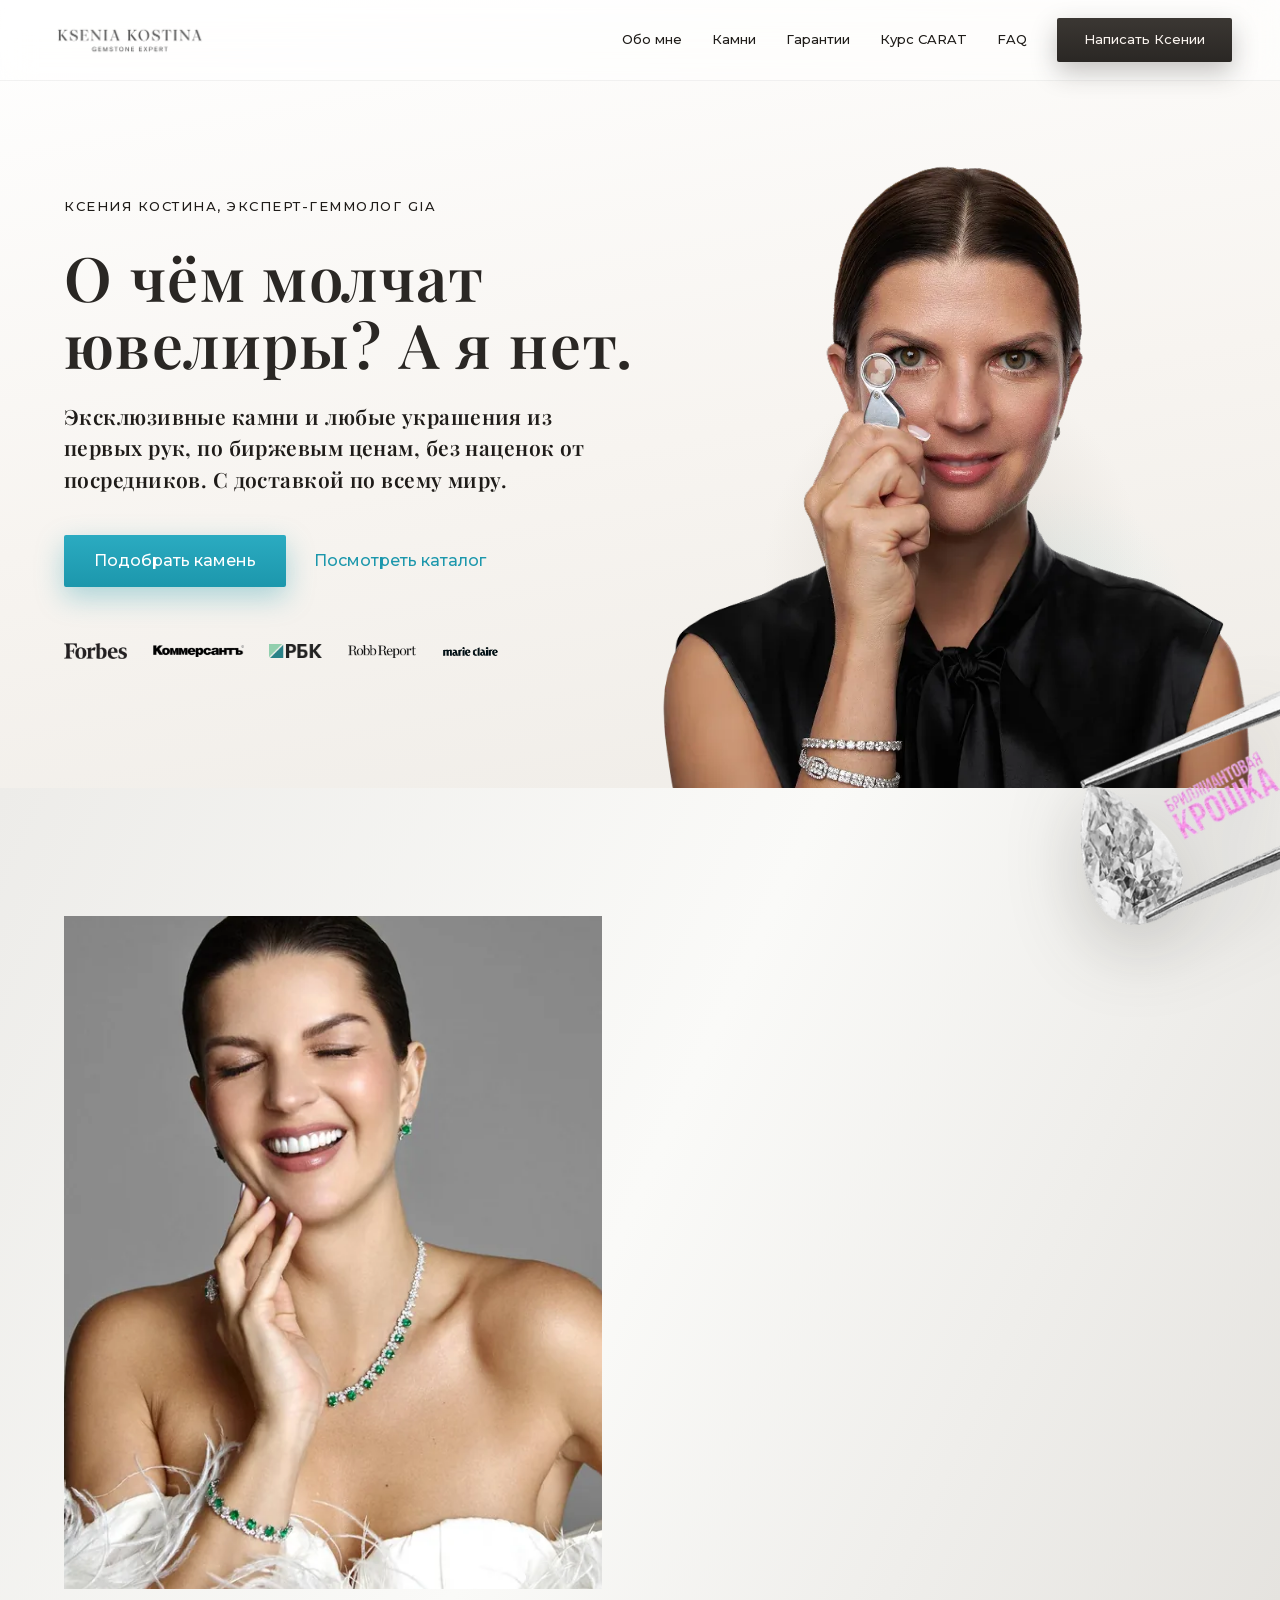
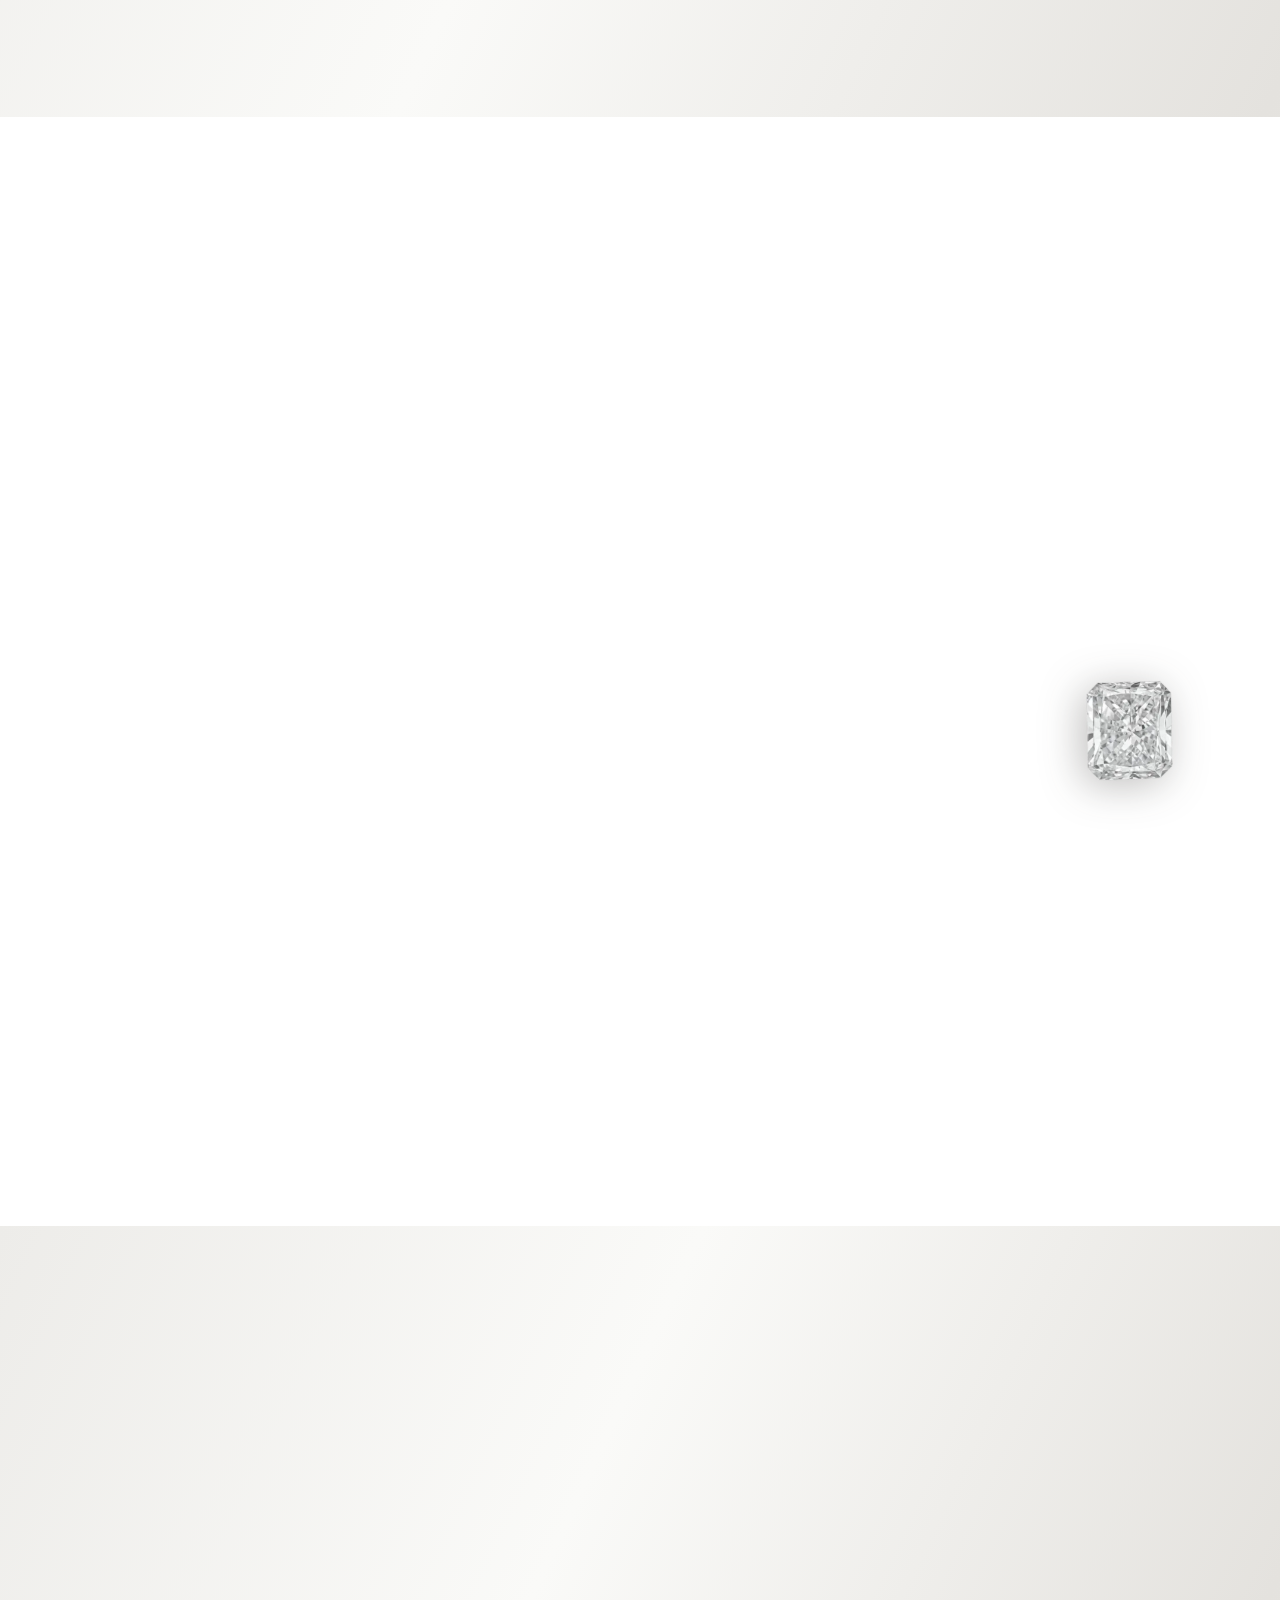
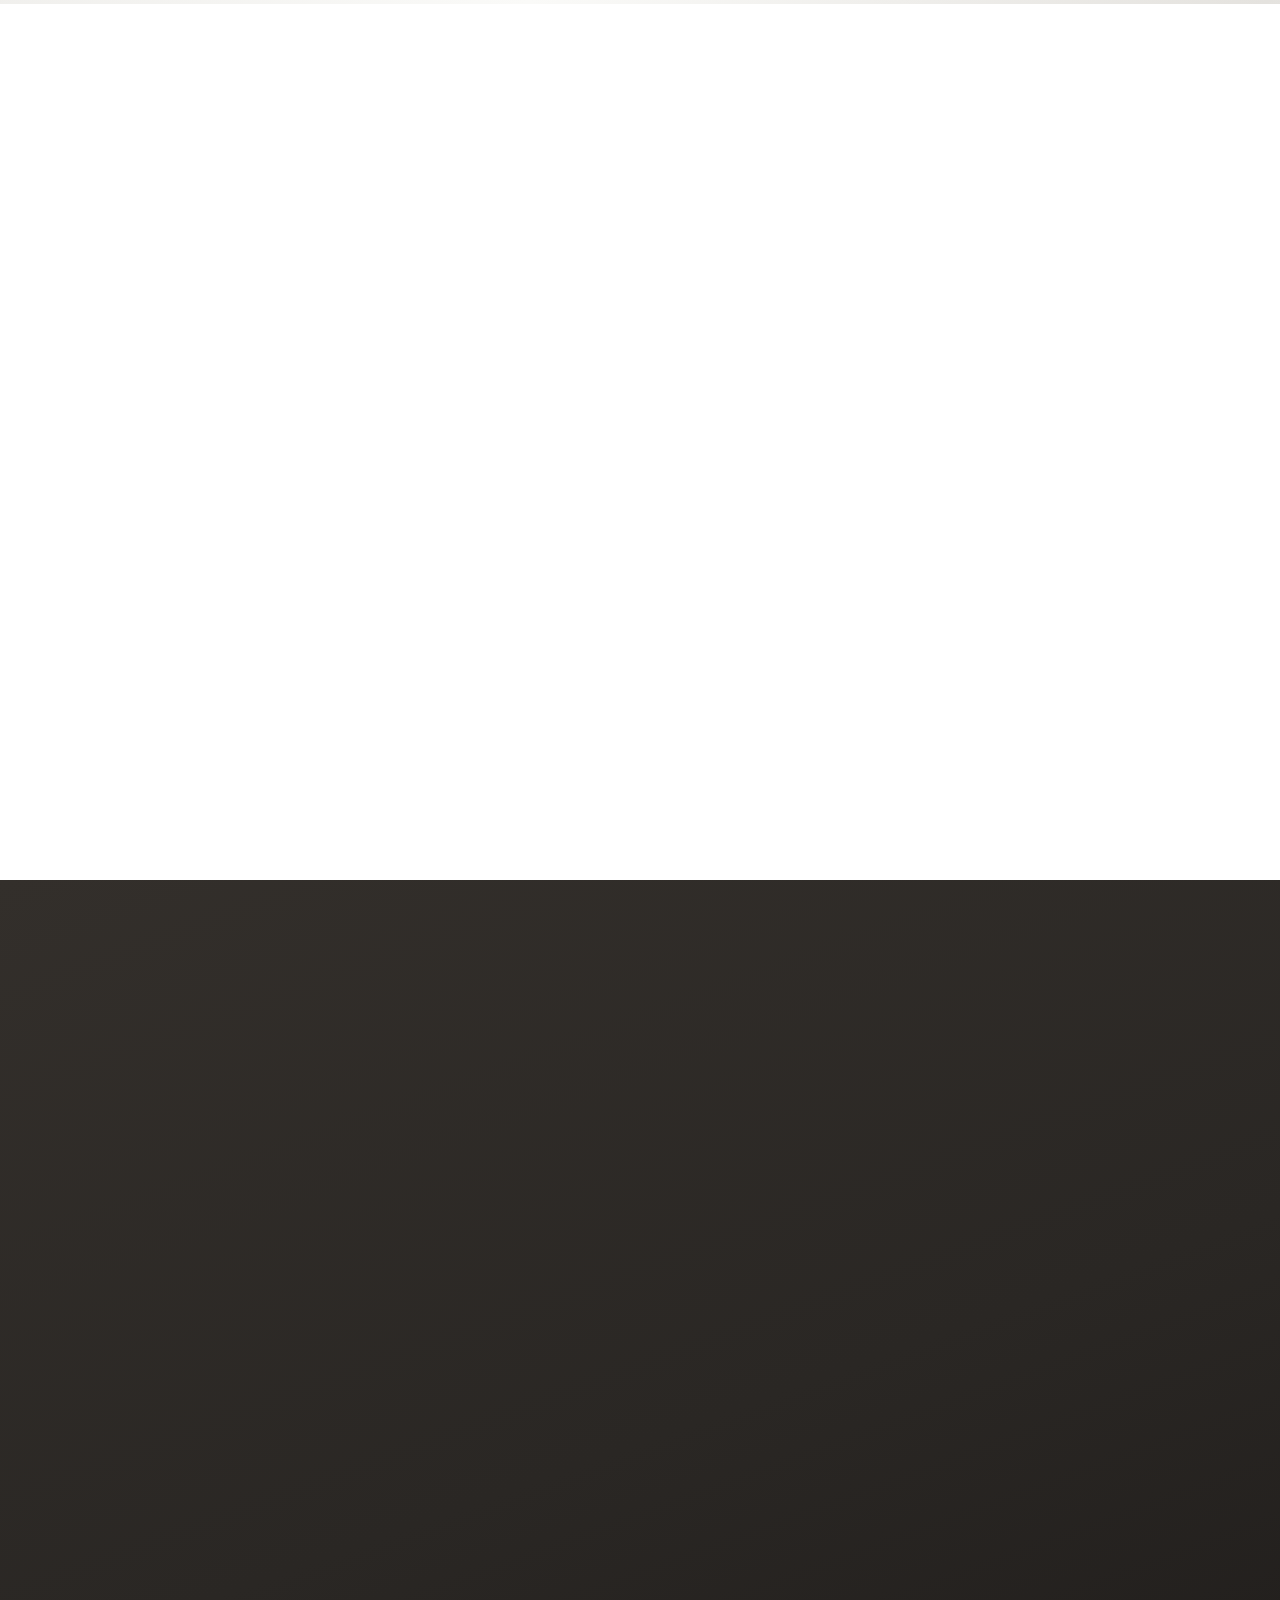
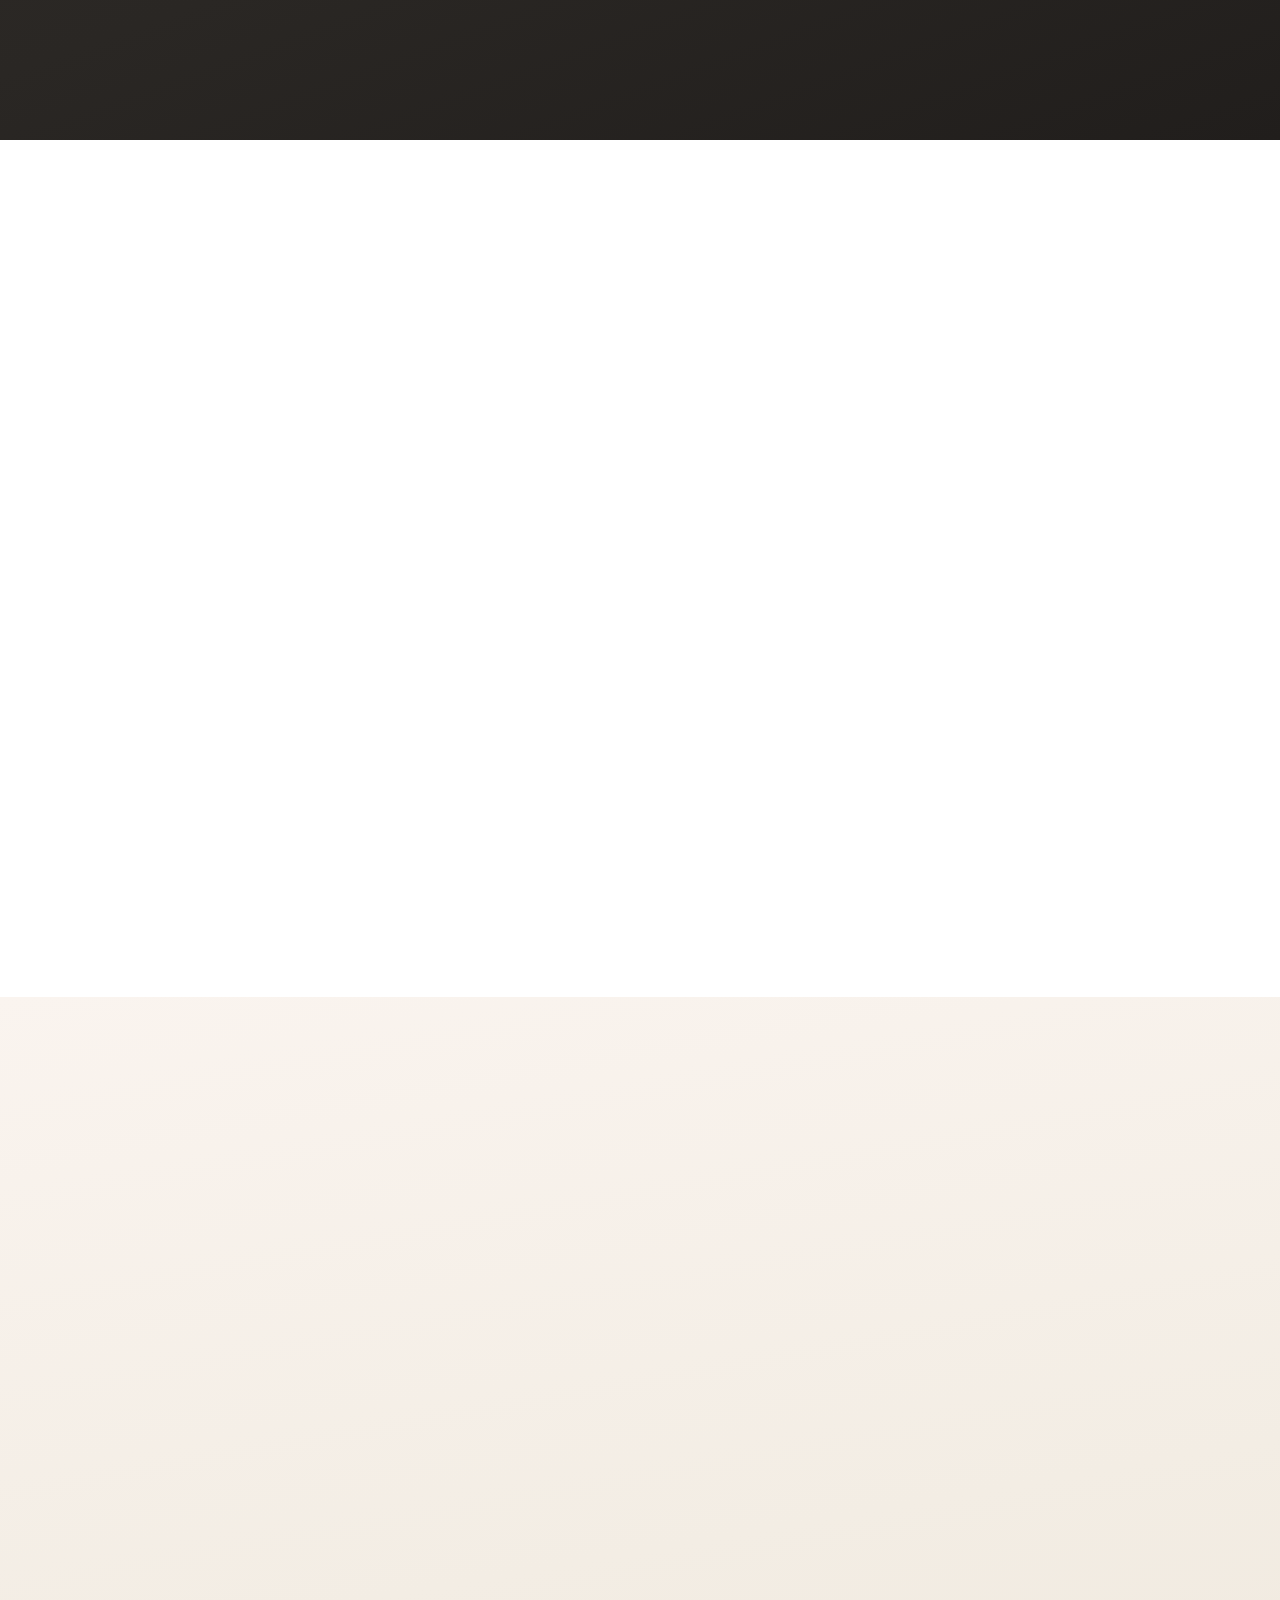
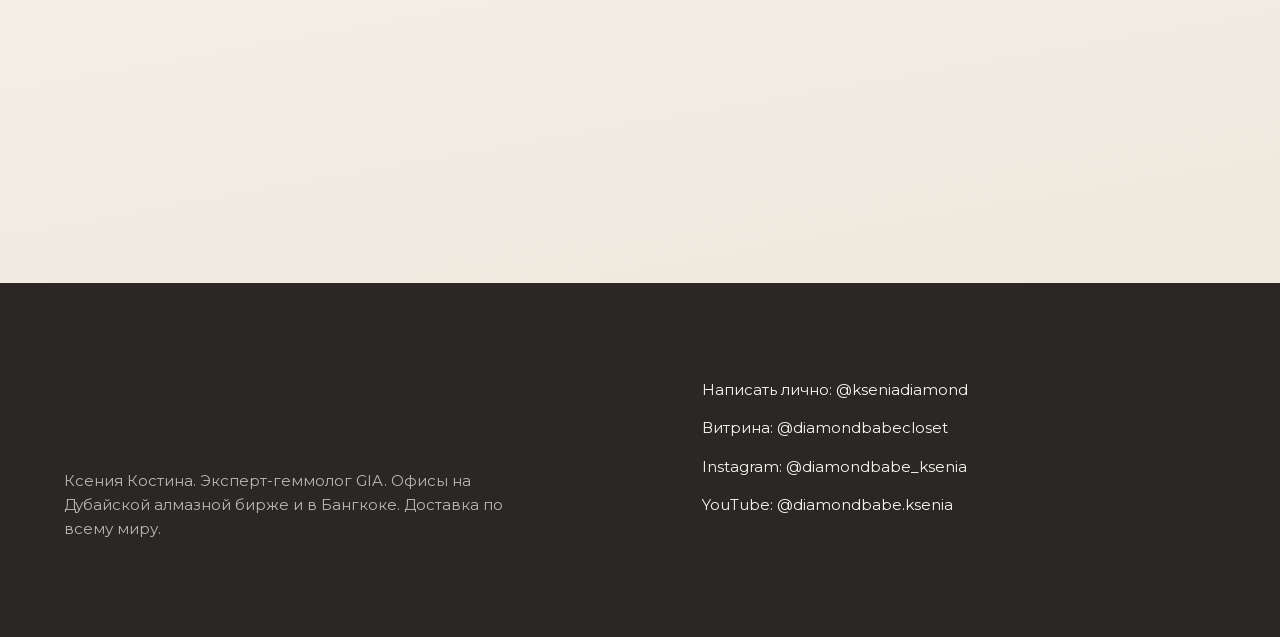
<file: index.html>
<!DOCTYPE html>
<html lang="ru">
<head>
<meta charset="utf-8">
<meta name="viewport" content="width=device-width, initial-scale=1">

<!-- Политика безопасности. Всё своё, внешних источников нет вовсе.
     Хеш разрешает единственный инлайновый скрипт — тот, что ниже.
     frame-ancestors в <meta> браузеры игнорируют: защита от вложения
     в чужой iframe возможна только HTTP-заголовком (см. _headers). -->
<meta http-equiv="Content-Security-Policy" content="
  default-src 'none';
  img-src 'self';
  style-src 'self';
  font-src 'self';
  script-src 'self' 'sha256-Du+OJKJSbdUgz5nrHeWWINvez6XKDDU/tyj/5c2uvwo=';
  base-uri 'none';
  form-action 'none'">
<meta name="referrer" content="strict-origin-when-cross-origin">

<title>Ксения Костина, геммолог GIA. Камни по биржевым ценам</title>
<meta name="description" content="Бриллианты и цветные камни из первых рук по биржевым ценам, без наценок посредников. Эксперт-геммолог с дипломом GIA, офисы на Дубайской алмазной бирже и в Бангкоке, собственное ювелирное производство. Доставка по всему миру.">

<!-- Адрес сайта. Меняется в трёх местах: canonical, og:url и sitemap.xml. -->
<link rel="canonical" href="https://shbshv-czec.github.io/kseniakostina/">

<meta property="og:type" content="website">
<meta property="og:locale" content="ru_RU">
<meta property="og:site_name" content="Ксения Костина — эксперт-геммолог GIA">
<meta property="og:url" content="https://shbshv-czec.github.io/kseniakostina/">
<meta property="og:title" content="Ксения Костина, геммолог GIA. Камни по биржевым ценам">
<meta property="og:description" content="Бриллианты и цветные камни из первых рук по биржевым ценам, без наценок посредников. Офисы на Дубайской алмазной бирже и в Бангкоке.">
<meta property="og:image" content="https://shbshv-czec.github.io/kseniakostina/assets/img/og-image.jpg">
<meta property="og:image:width" content="1200">
<meta property="og:image:height" content="630">
<meta property="og:image:alt" content="Ксения Костина, эксперт-геммолог GIA">
<meta name="twitter:card" content="summary_large_image">

<link rel="icon" type="image/png" href="assets/img/favicon.png">

<!-- Шрифты первого экрана: заголовок Playfair и кириллица Montserrat -->
<link rel="preload" href="assets/fonts/playfair-display-600.woff2" as="font" type="font/woff2" crossorigin>
<link rel="preload" href="assets/fonts/montserrat-cyrillic.woff2" as="font" type="font/woff2" crossorigin>

<!-- LCP-элемент: портрет на первом экране -->
<link rel="preload" as="image" href="assets/img/portrait-hero.webp"
      imagesrcset="assets/img/portrait-hero-480.webp 480w, assets/img/portrait-hero.webp 738w"
      imagesizes="(max-width:900px) 100vw, min(50vw, 720px)" fetchpriority="high">

<link rel="stylesheet" href="assets/css/styles.css">

<!-- Помечает документ до первой отрисовки: только при включённом JS блоки
     стартуют скрытыми и проявляются при прокрутке. Без JS текст виден сразу. -->
<script>document.documentElement.classList.add('js')</script>

<script src="assets/js/app.js" defer></script>

<script type="application/ld+json">
{
  "@context": "https://schema.org",
  "@graph": [
    {
      "@type": "Person",
      "@id": "https://shbshv-czec.github.io/kseniakostina/#ksenia",
      "name": "Ксения Костина",
      "jobTitle": "Эксперт-геммолог GIA",
      "description": "Эксперт-геммолог с дипломом GIA. Бриллианты и цветные камни из первых рук по биржевым ценам, собственное ювелирное производство.",
      "image": "https://shbshv-czec.github.io/kseniakostina/assets/img/og-image.jpg",
      "url": "https://shbshv-czec.github.io/kseniakostina/",
      "sameAs": [
        "https://t.me/kseniadiamond",
        "https://t.me/diamondbabecloset",
        "https://instagram.com/diamondbabe_ksenia",
        "https://youtube.com/@diamondbabe.ksenia"
      ],
      "knowsAbout": ["Геммология", "Бриллианты", "Цветные драгоценные камни", "Сертификация GIA"],
      "workLocation": [
        { "@type": "Place", "name": "Дубайская алмазная биржа", "address": { "@type": "PostalAddress", "addressLocality": "Дубай", "addressCountry": "AE" } },
        { "@type": "Place", "name": "Офис в Бангкоке", "address": { "@type": "PostalAddress", "addressLocality": "Бангкок", "addressCountry": "TH" } }
      ]
    },
    {
      "@type": "FAQPage",
      "@id": "https://shbshv-czec.github.io/kseniakostina/#faq",
      "mainEntity": [
        {
          "@type": "Question",
          "name": "Почему камень в магазине дороже, чем на бирже?",
          "acceptedAnswer": { "@type": "Answer", "text": "Если вы купили камень в магазине или у ювелира, вы не вложили деньги в бриллиант, а потратили их на эмоции и антураж. Камни на бирже — как вино на винодельне: без гламурных витрин, зато из первых рук и по честной цене." }
        },
        {
          "@type": "Question",
          "name": "Что значит камень из первых рук?",
          "acceptedAnswer": { "@type": "Answer", "text": "Многие рекламируют камни из первых рук, но за ними стоит цепочка посредников, каждый со своей маржой. Настоящий доступ к профессиональному рынку дают многолетний опыт, репутация в отрасли и личные поручительства крупных компаний, а не просто лицензия." }
        },
        {
          "@type": "Question",
          "name": "Стоит ли покупать камень как вложение?",
          "acceptedAnswer": { "@type": "Answer", "text": "Камень, приобретённый по цене биржи, сохраняет свою цену и со временем растёт. Вы наслаждаетесь украшением, не потратив деньги, а вложив их: при необходимости камень можно продать или передать по наследству, и он ликвиден в любой точке мира." }
        },
        {
          "@type": "Question",
          "name": "Чем сертификат GIA отличается от IGI?",
          "acceptedAnswer": { "@type": "Answer", "text": "GIA сертифицирует отдельные бриллианты, и его оценку не оспаривают. IGI может сертифицировать изделие целиком и выдать паспорт с весом золота, количеством камней и их характеристиками — это удобно, когда камни мелкие." }
        },
        {
          "@type": "Question",
          "name": "Сколько делается украшение на заказ?",
          "acceptedAnswer": { "@type": "Answer", "text": "Обычно две недели. Часть камней и готовых изделий есть в наличии сразу, без ожидания подбора и сертификации." }
        }
      ]
    }
  ]
}
</script>
</head>

<body>
<div class="page">

<img id="heroTweezers" class="crumb" src="assets/img/brilliant-crumb.webp"
     srcset="assets/img/brilliant-crumb-208.webp 208w, assets/img/brilliant-crumb.webp 520w"
     sizes="(max-width:900px) 104px, clamp(131px,15.6vw,259px)"
     alt="" width="520" height="616" fetchpriority="low" decoding="async">

<nav class="nav" data-screen-label="Навигация" aria-label="Основная навигация">
  <div class="nav__inner">
    <img class="nav__logo" src="assets/img/logo-nav.webp" alt="KSENIA KOSTINA — GEMSTONE EXPERT"
         width="340" height="81" fetchpriority="high" decoding="async">
    <div class="nav__links">
      <a class="nav__link" href="#about">Обо мне</a>
      <a class="nav__link" href="#stones">Камни</a>
      <a class="nav__link" href="#trust">Гарантии</a>
      <a class="nav__link" href="#course">Курс CARAT</a>
      <a class="nav__link" href="#faq">FAQ</a>
      <a class="btn btn--ink nav__cta" href="https://t.me/kseniadiamond">Написать Ксении</a>
      <button id="burgerBtn" class="nav__burger" type="button"
              aria-controls="mobileMenu" aria-expanded="false" aria-label="Меню">
        <span></span><span></span><span></span>
      </button>
    </div>
  </div>
  <div id="mobileMenu" class="nav__menu">
    <a href="#about">Обо мне</a>
    <a href="#stones">Камни</a>
    <a href="#trust">Гарантии</a>
    <a href="#course">Курс CARAT</a>
    <a href="#faq">FAQ</a>
  </div>
</nav>

<header id="hero" class="hero" data-screen-label="01 Первый экран">
  <div class="hero__grid">
    <div class="hero__text">
      <div class="eyebrow hero__eyebrow" data-reveal="0">Ксения Костина, эксперт-геммолог GIA</div>
      <h1 class="display" data-reveal="120">О чём молчат ювелиры? А&nbsp;я&nbsp;нет.</h1>
      <h2 class="subhead" data-reveal="240">Эксклюзивные камни и любые украшения из первых рук, по биржевым ценам, без наценок от посредников. С доставкой по всему миру.</h2>
      <div class="actions hero__actions" data-reveal="360">
        <a class="btn btn--paraiba" href="#request">Подобрать камень</a>
        <a class="link-action" href="https://drive.google.com/file/d/1gKMM1TbSry95Psv6jndCvEThHbGD6ox7/view"
           target="_blank" rel="noopener noreferrer">Посмотреть каталог</a>
      </div>
      <div class="press" data-reveal="480">
        <img class="press__forbes"      src="assets/img/press-forbes.webp"      alt="Forbes"       width="365" height="92" decoding="async">
        <img class="press__kommersant"  src="assets/img/press-kommersant.webp"  alt="Коммерсантъ"  width="500" height="67" decoding="async">
        <img class="press__rbc"         src="assets/img/press-rbc.webp"         alt="РБК"          width="288" height="77" decoding="async">
        <img class="press__robb"        src="assets/img/press-robbreport.webp"  alt="Robb Report"  width="406" height="76" decoding="async">
        <img class="press__marieclaire" src="assets/img/press-marieclaire.webp" alt="Marie Claire" width="204" height="41" decoding="async">
      </div>
    </div>
    <div class="hero__art">
      <div class="hero__glow"></div>
      <div class="hero__glow hero__glow--paraiba"></div>
      <img class="hero__portrait" src="assets/img/portrait-hero.webp"
           srcset="assets/img/portrait-hero-480.webp 480w, assets/img/portrait-hero.webp 738w"
           sizes="(max-width:900px) 100vw, min(50vw, 720px)"
           alt="Ксения Костина, эксперт-геммолог GIA"
           width="738" height="824" fetchpriority="high" decoding="async">
    </div>
  </div>
</header>

<main class="main">

<section id="about" class="section platinum about" data-screen-label="02 Обо мне">
  <div class="wrap cols about__cols">
    <div class="media about__media">
      <img class="plx plx--about" data-plx="0.07" src="assets/img/about.webp"
           srcset="assets/img/about-640.webp 640w, assets/img/about.webp 1023w"
           sizes="(max-width:900px) calc(100vw - 40px), min(46vw, 632px)"
           alt="Геммолог Ксения Костина за работой"
           width="1023" height="1280" loading="lazy" decoding="async">
    </div>
    <div class="about__text">
      <h2 id="aboutTitle" class="h2" data-reveal="0">Обо мне</h2>
      <p class="lead" data-reveal="100">Меня зовут Ксения Костина. Я эксперт-геммолог с дипломом GIA, с офисами на Дубайской алмазной бирже и в Бангкоке и собственным ювелирным производством.</p>
      <p class="p" data-reveal="140"><strong>Камни — это моя жизнь: не просто работа или бизнес, а именно жизнь, которой я искренне увлечена.</strong></p>
      <p class="p" data-reveal="180">Для каждого из вас покупка камня или заказ изделия — это событие, и я становлюсь его частью. Мне важно, чтобы камень, который вы получаете, стоил больше тех денег, которые вы за него отдали, и чтобы спустя годы, глядя на него, вы понимали, что когда-то сделали правильный выбор.</p>
      <a class="btn btn--ink btn--spaced" href="#request" data-reveal="200">Написать Ксении</a>
    </div>
  </div>
</section>

<section class="section--band quote-band" data-screen-label="03 Имиджевый блок А">
  <div class="wrap quote-band__inner">
    <p class="quote" data-reveal="0">«Камень должен стоить больше денег, которые вы за него отдали»</p>
  </div>
</section>

<section id="stones" class="section stones" data-screen-label="04 Камни">
  <div class="wrap">
    <div class="h2-row">
      <h2 class="h2" data-reveal="0">Камни</h2>
    </div>
    <div class="text-col">
      <p class="lead" data-reveal="100">Продаю бриллианты и цветные камни из первых рук, по биржевым ценам.</p>
      <p class="p" data-reveal="140"><strong>Камни на Дубайской бирже — это как вино на винодельне:</strong> без антуража и гламурных витрин, зато достойные камни напрямую и своё ювелирное производство, поэтому вы получаете лучшие украшения по лучшей цене.</p>
      <p class="p" data-reveal="180">С появлением офиса в Бангкоке мой сток цветных камней пополняется очень быстро, и многое доступно сразу: изумруды, рубины, сапфиры, шпинель, параиба и другие.</p>
      <p class="p" data-reveal="220">Если у вас есть то, о чём вы мечтаете, просто напишите мне желаемый цвет камня и бюджет, и я покажу всё возможное из наличия — внутри одного цвета всегда можно подобрать альтернативы под разный бюджет.</p>
      <div class="actions actions--wide" data-reveal="260">
        <a class="btn btn--paraiba" href="#request">Подобрать камень</a>
        <a class="link-action" href="https://drive.google.com/file/d/1gKMM1TbSry95Psv6jndCvEThHbGD6ox7/view"
           target="_blank" rel="noopener noreferrer">Посмотреть каталог</a>
      </div>
    </div>
    <div class="gems">
      <div class="gems__slot gems__slot--white">
        <img data-zoom="0.16" src="assets/img/diamond-white.webp" alt="Белый бриллиант огранки радиант"
             width="480" height="480" loading="lazy" decoding="async">
      </div>
      <div class="gems__slot gems__slot--yellow">
        <img data-zoom="0.16" src="assets/img/diamond-yellow.webp" alt="Жёлтый бриллиант огранки груша"
             width="560" height="844" loading="lazy" decoding="async">
      </div>
    </div>
  </div>
</section>

<section class="section--stats platinum" data-screen-label="04b Цифры">
  <div class="wrap">
    <div class="cols cols--stats">
      <div class="stat" data-reveal="0">
        <div class="stat__value"><span data-count="20" data-prefix="+" data-suffix="%">+20%</span></div>
        <p class="stat__note">в год минимум <strong>растут в цене качественные рубины</strong> последние несколько лет</p>
      </div>
      <div class="stat" data-reveal="150">
        <div class="stat__value"><span data-count="850" data-prefix="+" data-suffix="%">+850%</span></div>
        <p class="stat__note"><strong>вырос в цене турмалин параиба</strong> за последние 10 лет</p>
      </div>
    </div>
  </div>
</section>

<section id="trust" class="section trust" data-screen-label="08 Гарантии">
  <div class="wrap cols">
    <div>
      <h2 class="h2" data-reveal="0">Гарантии</h2>
      <p class="lead" data-reveal="100">На ювелирном рынке много жуликов, и почти всегда обман связан с сертификатами и подменой камней. Поэтому бриллианты я продаю только с сертификатом GIA, цветные камни — с заключениями швейцарских лабораторий, а когда камни мелкие, сертифицирую изделие целиком в IGI: вы получаете паспорт, где указан вес золота, количество камней и их характеристики.</p>
      <p class="p" data-reveal="140">Если камень предлагают с рук по цене заметно ниже рынка, чаще всего это обман, и я объясню, что не так, ещё до того как вы заплатите.</p>
      <a class="btn btn--ink btn--spaced" href="#request" data-reveal="200">Проверить камень</a>
      <div class="labs" data-reveal="260">
        <img src="assets/img/lab-gia.webp"     alt="GIA"     width="400" height="127" loading="lazy" decoding="async">
        <img class="labs__sm" src="assets/img/lab-grs.webp" alt="GRS" width="400" height="66" loading="lazy" decoding="async">
        <img src="assets/img/lab-gubelin.webp" alt="Gübelin" width="400" height="199" loading="lazy" decoding="async">
        <img class="labs__sm" src="assets/img/lab-ssef.webp" alt="SSEF" width="163" height="31" loading="lazy" decoding="async">
        <img src="assets/img/lab-igi.webp"     alt="IGI"     width="200" height="202" loading="lazy" decoding="async">
      </div>
    </div>
    <div class="media media--tall media--trust" data-reveal="150">
      <img src="assets/img/trust.webp"
           srcset="assets/img/trust-720.webp 720w, assets/img/trust.webp 1280w"
           sizes="(max-width:900px) calc(100vw - 40px), min(46vw, 632px)"
           alt="Ксения Костина в офисе за подбором камней"
           width="1280" height="1919" loading="lazy" decoding="async">
    </div>
  </div>
</section>

<section id="course" class="section--course course" data-screen-label="10 Курс CARAT">
  <div class="wrap cols">
    <div>
      <div class="eyebrow eyebrow--gold" data-reveal="0">Обучение</div>
      <h2 class="h2 h2--offset" data-reveal="100">Курс CARAT</h2>
      <p class="lead lead--near" data-reveal="180">Если хотите разбираться в камнях сами и покупать, не переплачивая, — у меня есть курс CARAT.</p>
      <p class="p--tight" data-reveal="220">Вы научитесь понимать реальную стоимость бриллианта, читать международные сертификаты и собирать осознанный ювелирный гардероб. Внутри видеолекции, материалы и личная встреча на Дубайской бирже.</p>
      <a class="btn btn--light btn--spaced" href="https://kseniakostina.ru" data-reveal="260">Узнать о курсе</a>
    </div>
    <div class="media media--tall media--course" data-reveal="150">
      <img src="assets/img/course.webp"
           srcset="assets/img/course-640.webp 640w, assets/img/course.webp 854w"
           sizes="(max-width:900px) calc(100vw - 40px), min(46vw, 632px)"
           alt="Ксения Костина смотрит на бриллиант через лупу"
           width="854" height="1280" loading="lazy" decoding="async">
    </div>
  </div>
</section>

<section id="faq" class="section faq" data-screen-label="11 FAQ">
  <div class="wrap wrap--narrow">
    <h2 class="h2" data-reveal="0">Частые вопросы</h2>
    <div class="faq__list">
      <details data-reveal="0">
        <summary>Почему камень в магазине дороже, чем на бирже?</summary>
        <p>Если вы купили камень в магазине или у ювелира, вы не вложили деньги в бриллиант, а потратили их на эмоции и антураж. Камни на бирже — как вино на винодельне: без гламурных витрин, зато из первых рук и по честной цене.</p>
      </details>
      <details data-reveal="0">
        <summary>Что значит камень из первых рук?</summary>
        <p>Многие рекламируют камни из первых рук, но за ними стоит цепочка посредников, каждый со своей маржой. Настоящий доступ к профессиональному рынку дают многолетний опыт, репутация в отрасли и личные поручительства крупных компаний, а не просто лицензия.</p>
      </details>
      <details data-reveal="0">
        <summary>Стоит ли покупать камень как вложение?</summary>
        <p>Камень, приобретённый по цене биржи, сохраняет свою цену и со временем растёт. Вы наслаждаетесь украшением, не потратив деньги, а вложив их: при необходимости камень можно продать или передать по наследству, и он ликвиден в любой точке мира.</p>
      </details>
      <details data-reveal="0">
        <summary>Чем сертификат GIA отличается от IGI?</summary>
        <p>GIA сертифицирует отдельные бриллианты, и его оценку не оспаривают. IGI может сертифицировать изделие целиком и выдать паспорт с весом золота, количеством камней и их характеристиками — это удобно, когда камни мелкие.</p>
      </details>
      <details data-reveal="0">
        <summary>Сколько делается украшение на заказ?</summary>
        <p>Обычно две недели. Часть камней и готовых изделий есть в наличии сразу, без ожидания подбора и сертификации.</p>
      </details>
    </div>
  </div>
</section>

<section id="request" class="section request" data-screen-label="12 Форма заявки">
  <div class="wrap cols cols--top">
    <div>
      <h2 class="h2" data-reveal="0">Напишите, что вы ищете</h2>
      <p class="lead" data-reveal="100">Отвечаю лично. Расскажите, что вам нужно, и я подберу камень или изделие под ваш запрос и бюджет.</p>
      <a class="btn btn--paraiba btn--spaced" href="https://t.me/kseniadiamond" data-reveal="180">Написать Ксении в Telegram</a>
    </div>
    <div class="media">
      <img class="plx plx--request" data-plx="0.05" src="assets/img/request.webp"
           srcset="assets/img/request-640.webp 640w, assets/img/request.webp 904w"
           sizes="(max-width:900px) calc(100vw - 40px), min(46vw, 632px)"
           alt="Заказать подбор камня у геммолога Ксении Костиной"
           width="904" height="1060" loading="lazy" decoding="async">
    </div>
  </div>
</section>

<footer class="section--footer footer" data-screen-label="13 Подвал">
  <div class="wrap cols cols--foot">
    <div>
      <img class="footer__logo" src="assets/img/logo-footer.webp" alt="KSENIA KOSTINA — GEMSTONE EXPERT"
           width="464" height="110" loading="lazy" decoding="async">
      <p class="footer__about">Ксения Костина. Эксперт-геммолог GIA. Офисы на Дубайской алмазной бирже и в Бангкоке. Доставка по всему миру.</p>
    </div>
    <div class="footer__links">
      <a href="https://t.me/kseniadiamond"><img src="assets/img/icon-telegram.svg" alt="" width="18" height="18" loading="lazy" decoding="async">Написать лично: @kseniadiamond</a>
      <a href="https://t.me/diamondbabecloset"><img src="assets/img/icon-telegram.svg" alt="" width="18" height="18" loading="lazy" decoding="async">Витрина: @diamondbabecloset</a>
      <a href="https://instagram.com/diamondbabe_ksenia"><img src="assets/img/icon-instagram.svg" alt="" width="18" height="18" loading="lazy" decoding="async">Instagram: @diamondbabe_ksenia</a>
      <a href="https://youtube.com/@diamondbabe.ksenia"><img src="assets/img/icon-youtube.svg" alt="" width="18" height="18" loading="lazy" decoding="async">YouTube: @diamondbabe.ksenia</a>
    </div>
  </div>
</footer>

</main>
</div>
</body>
</html>
</file>
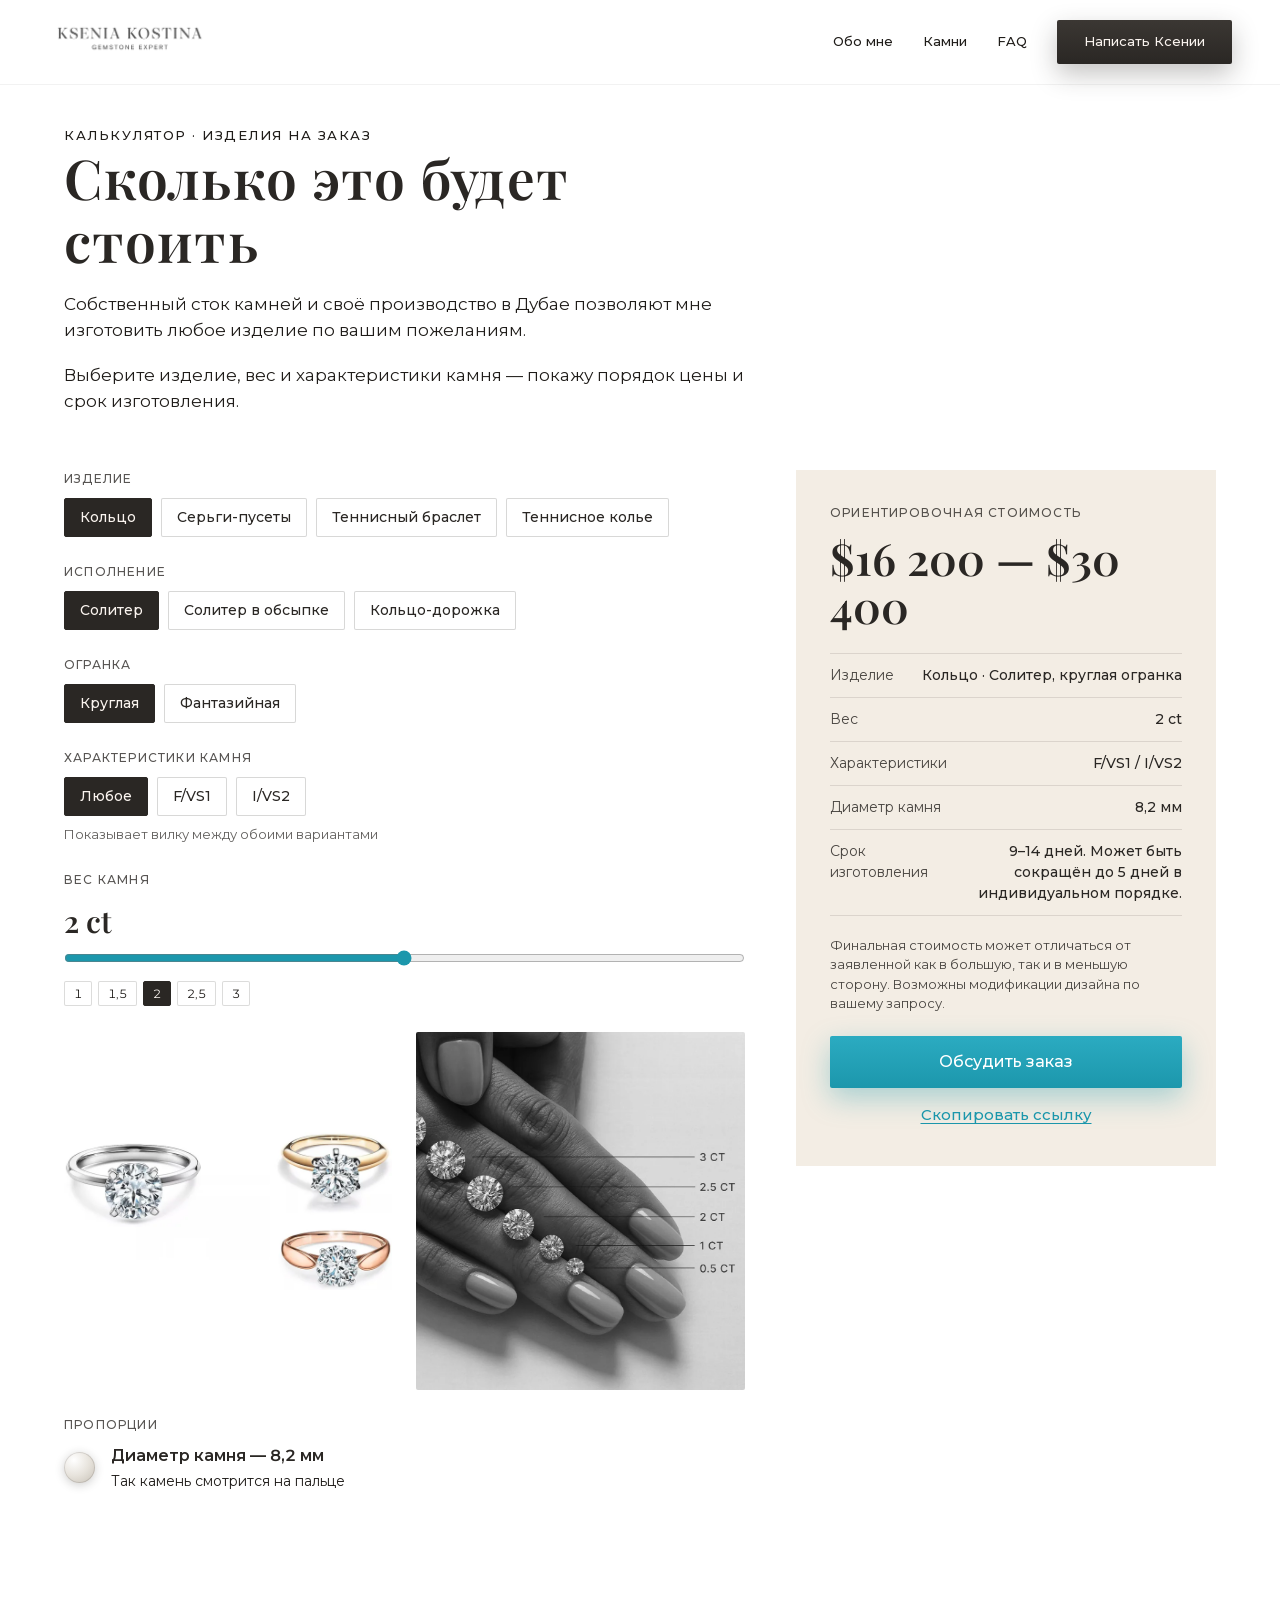
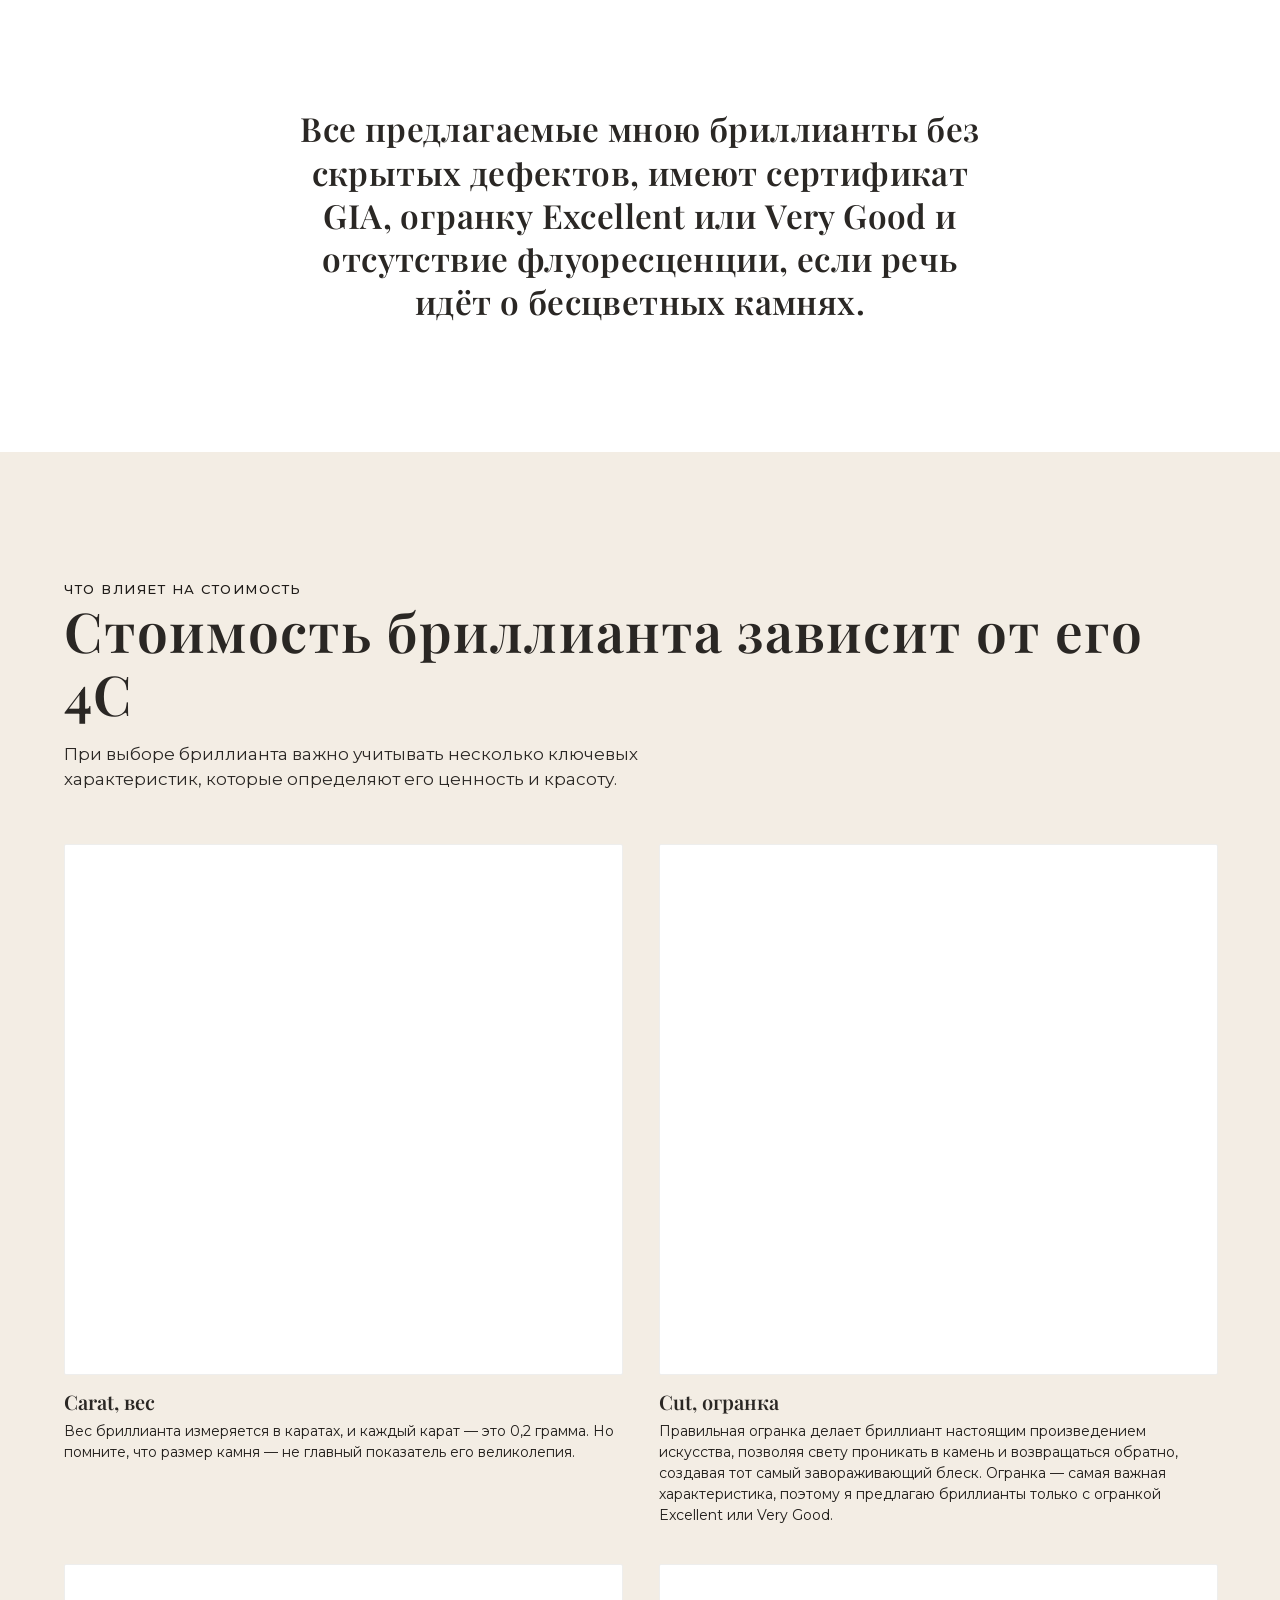
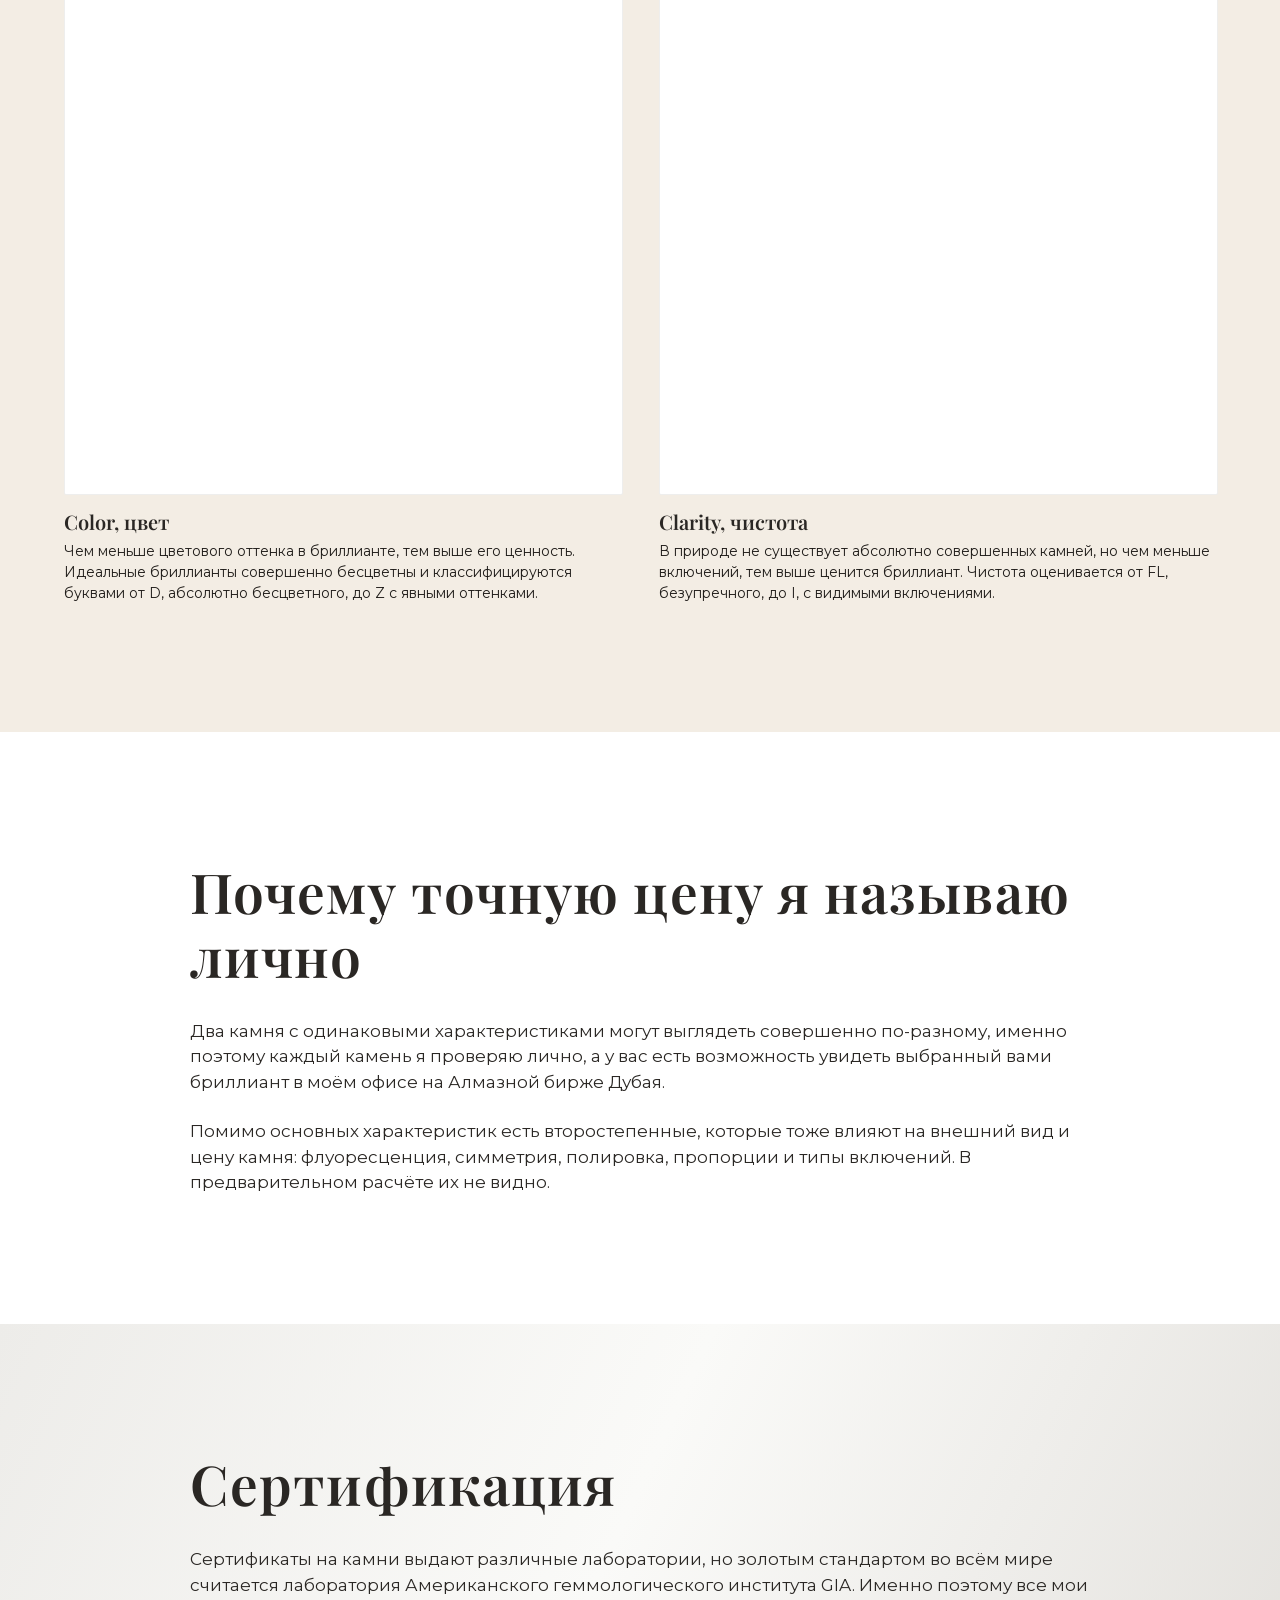
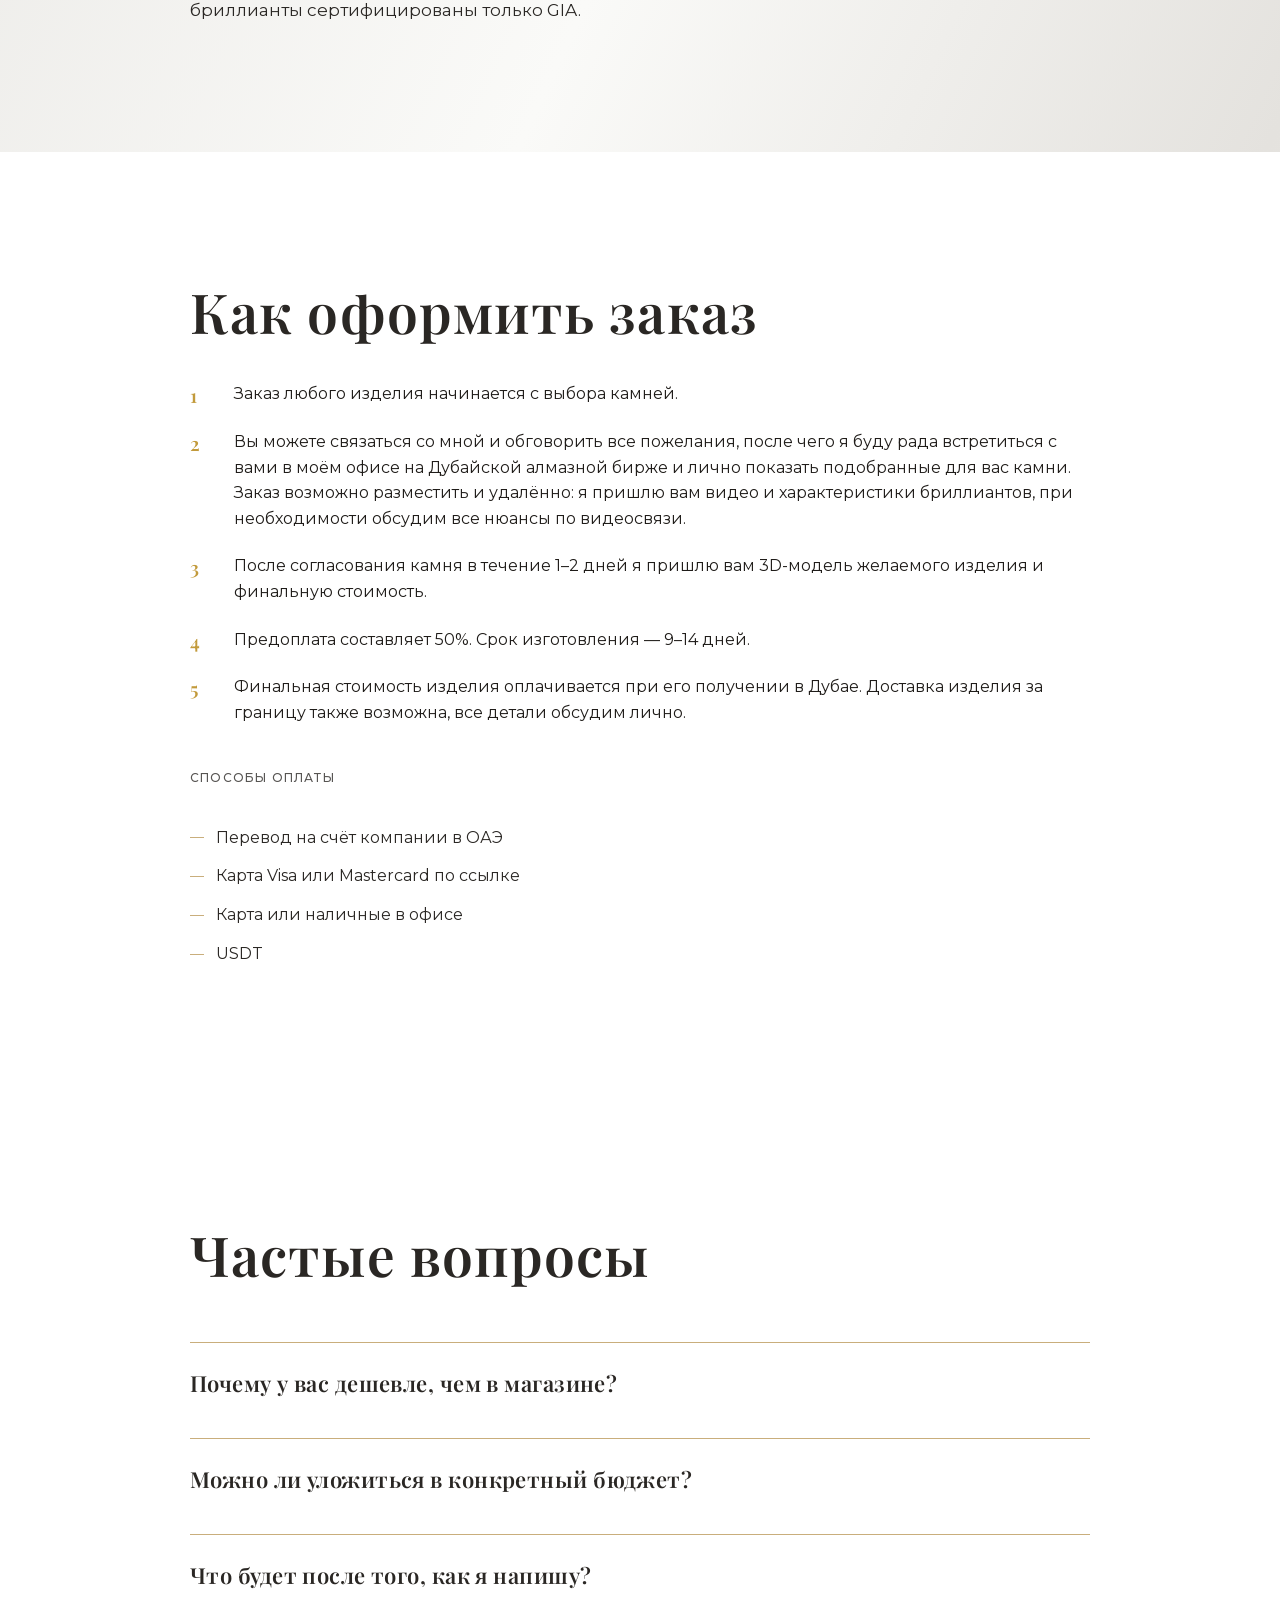
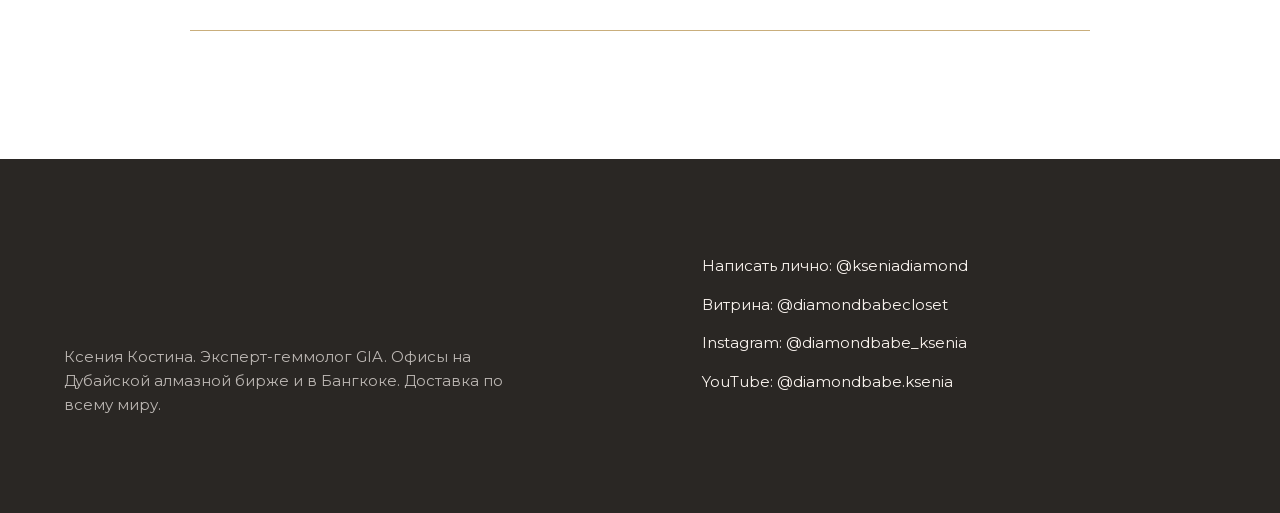
<file: calculator/index.html>
<!DOCTYPE html>
<html lang="ru">
<head>
<meta charset="utf-8">
<meta name="viewport" content="width=device-width, initial-scale=1">

<meta http-equiv="Content-Security-Policy" content="
  default-src 'none';
  img-src 'self';
  style-src 'self';
  font-src 'self';
  script-src 'self';
  connect-src 'self';
  base-uri 'none';
  form-action 'none'">
<meta name="referrer" content="strict-origin-when-cross-origin">

<title>Калькулятор изделия — Ксения Костина, геммолог GIA</title>
<meta name="description" content="Ориентировочная стоимость кольца, серёг-пусет, теннисного браслета и колье с бриллиантами. Цены из каталога 2026 года, срок изготовления 9–14 дней, сертификат GIA.">

<link rel="canonical" href="https://shbshv-czec.github.io/kseniakostina/calculator/">
<meta property="og:type" content="website">
<meta property="og:locale" content="ru_RU">
<meta property="og:site_name" content="Ксения Костина — эксперт-геммолог GIA">
<meta property="og:url" content="https://shbshv-czec.github.io/kseniakostina/calculator/">
<meta property="og:title" content="Калькулятор изделия — Ксения Костина">
<meta property="og:description" content="Ориентировочные цены на кольца, пусеты, теннисные браслеты и колье с бриллиантами. Сертификат GIA, изготовление 9–14 дней.">
<meta property="og:image" content="https://shbshv-czec.github.io/kseniakostina/assets/img/og-image.jpg">
<meta property="og:image:width" content="1200">
<meta property="og:image:height" content="630">
<meta name="twitter:card" content="summary_large_image">

<link rel="icon" type="image/png" href="../assets/img/favicon.png">
<link rel="preload" href="../assets/fonts/playfair-display-600.woff2" as="font" type="font/woff2" crossorigin>
<link rel="preload" href="../assets/fonts/montserrat-cyrillic.woff2" as="font" type="font/woff2" crossorigin>
<link rel="stylesheet" href="../assets/css/styles.css">
<link rel="stylesheet" href="../assets/css/pages.css">
<script src="../assets/js/app.js" defer></script>
<script src="../assets/js/calculator.js" defer></script>
</head>

<body>
<div class="page">

<nav class="nav" aria-label="Основная навигация">
  <div class="nav__inner">
    <a href="../"><img class="nav__logo" src="../assets/img/logo-nav.webp" alt="KSENIA KOSTINA — GEMSTONE EXPERT" width="340" height="81" fetchpriority="high" decoding="async"></a>
    <div class="nav__links">
      <a class="nav__link" href="../#about">Обо мне</a>
      <a class="nav__link" href="../#stones">Камни</a>
      <a class="nav__link" href="../#faq">FAQ</a>
      <a class="btn btn--ink nav__cta" href="https://t.me/kseniadiamond">Написать Ксении</a>
      <button id="burgerBtn" class="nav__burger" type="button" aria-controls="mobileMenu" aria-expanded="false" aria-label="Меню">
        <span></span><span></span><span></span>
      </button>
    </div>
  </div>
  <div id="mobileMenu" class="nav__menu">
    <a href="../#about">Обо мне</a>
    <a href="../#stones">Камни</a>
    <a href="../#faq">FAQ</a>
  </div>
</nav>

<main>
  <header class="page-head">
    <div class="wrap">
      <div class="eyebrow">Калькулятор · изделия на заказ</div>
      <h1 class="h2">Сколько это будет стоить</h1>
      <p class="lead">Собственный сток камней и своё производство в Дубае позволяют мне изготовить любое изделие по вашим пожеланиям.</p>
      <p class="lead lead--near">Выберите изделие, вес и характеристики камня — покажу порядок цены и срок изготовления.</p>
    </div>
  </header>

  <p class="count" id="loading">Загружаю расчёт…</p>

  <div class="calc" id="calc" hidden>
    <div class="calc__grid">

      <div>
        <div class="field">
          <span class="field__label" id="l-product">Изделие</span>
          <div class="field__row" id="f-product" role="group" aria-labelledby="l-product"></div>
        </div>

        <div class="field" id="variant-field">
          <span class="field__label" id="l-variant">Исполнение</span>
          <div class="field__row" id="f-variant" role="group" aria-labelledby="l-variant"></div>
          <p class="field__solo" id="variant-solo" hidden></p>
        </div>

        <!-- Огранка и цвет камня — вторая и третья оси выбора, но только
             у колец: в прайсе солитер и обсыпка есть и в круглой, и в
             фантазийной, а фантазийная — и в белом, и в жёлтом. Ряд
             появляется, только когда на этой оси есть из чего выбирать:
             у дорожки одна огранка, у круглых — один цвет. У пусет второй
             оси в данных нет, там исполнение остаётся одним рядом. -->
        <div class="field" id="cut-field" hidden>
          <span class="field__label" id="l-cut">Огранка</span>
          <div class="field__row" id="f-cut" role="group" aria-labelledby="l-cut" aria-describedby="cut-note"></div>
          <p class="field__hint" id="cut-note" hidden></p>
          <p class="field__hint" id="side-note" hidden>Стоимость боковых камней считается отдельно и зависит от их размера.</p>
        </div>

        <div class="field" id="color-field" hidden>
          <span class="field__label" id="l-color">Цвет камня</span>
          <div class="field__row" id="f-color" role="group" aria-labelledby="l-color"></div>
        </div>

        <!-- Расшифровка характеристик — одной строкой под рядом кнопок,
             а не под каждой кнопкой: читается подпись только к выбранному
             варианту, остальные не отвлекают. -->
        <div class="field" id="grade-field">
          <span class="field__label" id="l-grade">Характеристики камня</span>
          <div class="field__row" id="f-grade" role="group" aria-labelledby="l-grade" aria-describedby="grade-note"></div>
          <p class="field__hint" id="grade-note"></p>
        </div>

        <div class="field">
          <label class="field__label" for="weight" id="weight-label">Вес камня</label>
          <div class="range-val" id="weight-val">1 ct</div>
          <input class="range" type="range" id="weight" min="1" max="3" step="0.05" value="1"
                 aria-labelledby="weight-label" aria-describedby="weight-val">
          <div class="range-ticks" id="range-ticks" role="group" aria-label="Веса из каталога"></div>
        </div>

        <!-- Под ползунком — два кадра в ряд: слева изделие, справа
             каратность на человеке. Что именно в каждом, зависит от
             исполнения и задано словарём PAIR в calculator.js: у браслета
             и колье схемы каратности нет, там оба кадра на человеке, а у
             пусет с фантазийной огранкой второго кадра нет вовсе. -->
        <div class="preview-row" id="preview-row">
          <div class="cut-preview">
            <img id="pic-left" class="cut-preview__photo" width="720" height="346" alt="" loading="lazy" decoding="async">
          </div>
          <div class="cut-preview" id="pic-right-wrap">
            <img id="pic-right" class="cut-preview__photo" width="900" height="981" alt="" loading="lazy" decoding="async">
          </div>
        </div>

        <!-- Кружок рисуется в натуральную величину: 1 мм ≈ 3,8 px. -->
        <div class="size-vis" id="size-vis" hidden>
          <span class="field__label">Пропорции</span>
          <div class="size-vis__row">
            <div class="size-vis__stone" id="size-stone"></div>
            <div>
              <p class="size-vis__mm" id="size-mm"></p>
              <p class="size-vis__cap" id="size-cap"></p>
            </div>
          </div>
        </div>
      </div>

      <aside class="result" id="result" aria-live="polite">
        <div class="result__label">Ориентировочная стоимость</div>
        <p class="result__price" id="r-price">—</p>
        <p class="result__price-note" id="r-price-note"></p>

        <dl class="result__rows">
          <div class="result__row"><dt>Изделие</dt><dd id="r-item">—</dd></div>
          <div class="result__row"><dt>Вес</dt><dd id="r-weight">—</dd></div>
          <div class="result__row"><dt>Характеристики</dt><dd id="r-grade">—</dd></div>
          <div class="result__row" id="r-mm-row"><dt>Диаметр камня</dt><dd id="r-mm">—</dd></div>
          <div class="result__row"><dt>Срок изготовления</dt><dd id="r-lead">—</dd></div>
        </dl>

        <p class="result__note" id="disclaimer"></p>

        <!-- Весь выбор лежит в адресе страницы, поэтому ссылкой можно
             поделиться и она откроется в том же состоянии. -->
        <div class="result__actions">
          <a class="btn btn--paraiba" id="r-discuss" href="https://t.me/kseniadiamond">Обсудить заказ</a>
          <button class="linkbtn" id="r-copy" type="button">Скопировать ссылку</button>
        </div>
      </aside>

    </div>
  </div>

  <!-- Блок без заголовка: сама фраза и есть заголовок. Перечень
       пунктов убран — он повторял её же словами. -->
  <section class="section">
    <div class="wrap wrap--narrow">
      <p class="statement">Все предлагаемые мною бриллианты без скрытых дефектов, имеют сертификат GIA, огранку Excellent или Very Good и отсутствие флуоресценции, если речь идёт о бесцветных камнях.</p>
    </div>
  </section>

  <section class="section edu">
    <div class="wrap">
      <div class="eyebrow">Что влияет на стоимость</div>
      <h2 class="h2">Стоимость бриллианта зависит от его 4С</h2>
      <p class="lead">При выборе бриллианта важно учитывать несколько ключевых характеристик, которые определяют его ценность и красоту.</p>
      <div class="edu-grid">
        <figure class="edu-card">
          <img src="../assets/img/cuts/edu-carat.webp" width="900" height="855" alt="Сравнение веса бриллиантов на примере серёг-пусет" loading="lazy" decoding="async">
          <figcaption>
            <b class="edu-card__title">Carat, вес</b>
            Вес бриллианта измеряется в каратах, и каждый карат — это 0,2 грамма. Но помните, что размер камня — не главный показатель его великолепия.
          </figcaption>
        </figure>
        <figure class="edu-card">
          <img src="../assets/img/cuts/edu-cut.webp" width="900" height="855" alt="Двенадцать форм огранки бриллианта с названиями" loading="lazy" decoding="async">
          <figcaption>
            <b class="edu-card__title">Cut, огранка</b>
            Правильная огранка делает бриллиант настоящим произведением искусства, позволяя свету проникать в камень и возвращаться обратно, создавая тот самый завораживающий блеск. Огранка — самая важная характеристика, поэтому я предлагаю бриллианты только с огранкой Excellent или Very Good.
          </figcaption>
        </figure>
        <figure class="edu-card">
          <img src="../assets/img/cuts/edu-color.webp" width="900" height="855" alt="Шкала цвета бриллиантов от D до Z" loading="lazy" decoding="async">
          <figcaption>
            <b class="edu-card__title">Color, цвет</b>
            Чем меньше цветового оттенка в бриллианте, тем выше его ценность. Идеальные бриллианты совершенно бесцветны и классифицируются буквами от D, абсолютно бесцветного, до Z с явными оттенками.
          </figcaption>
        </figure>
        <figure class="edu-card">
          <img src="../assets/img/cuts/edu-clarity.webp" width="900" height="855" alt="Шкала чистоты бриллиантов от FL до I" loading="lazy" decoding="async">
          <figcaption>
            <b class="edu-card__title">Clarity, чистота</b>
            В природе не существует абсолютно совершенных камней, но чем меньше включений, тем выше ценится бриллиант. Чистота оценивается от FL, безупречного, до I, с видимыми включениями.
          </figcaption>
        </figure>
      </div>
    </div>
  </section>

  <section class="section">
    <div class="wrap wrap--narrow">
      <h2 class="h2">Почему точную цену я называю лично</h2>
      <p class="lead">Два камня с одинаковыми характеристиками могут выглядеть совершенно по-разному, именно поэтому каждый камень я проверяю лично, а у вас есть возможность увидеть выбранный вами бриллиант в моём офисе на Алмазной бирже Дубая.</p>
      <p class="lead lead--near">Помимо основных характеристик есть второстепенные, которые тоже влияют на внешний вид и цену камня: флуоресценция, симметрия, полировка, пропорции и типы включений. В предварительном расчёте их не видно.</p>
    </div>
  </section>

  <section class="section platinum">
    <div class="wrap wrap--narrow">
      <h2 class="h2">Сертификация</h2>
      <p class="lead">Сертификаты на камни выдают различные лаборатории, но золотым стандартом во всём мире считается лаборатория Американского геммологического института GIA. Именно поэтому все мои бриллианты сертифицированы только GIA.</p>
    </div>
  </section>

  <section class="section">
    <div class="wrap wrap--narrow">
      <h2 class="h2">Как оформить заказ</h2>
      <ol class="steps">
        <li>Заказ любого изделия начинается с выбора камней.</li>
        <li>Вы можете связаться со мной и обговорить все пожелания, после чего я буду рада встретиться с вами в моём офисе на Дубайской алмазной бирже и лично показать подобранные для вас камни. Заказ возможно разместить и удалённо: я пришлю вам видео и характеристики бриллиантов, при необходимости обсудим все нюансы по видеосвязи.</li>
        <li>После согласования камня в течение 1–2 дней я пришлю вам 3D-модель желаемого изделия и финальную стоимость.</li>
        <li>Предоплата составляет 50%. Срок изготовления — 9–14 дней.</li>
        <li>Финальная стоимость изделия оплачивается при его получении в Дубае. Доставка изделия за границу также возможна, все детали обсудим лично.</li>
      </ol>
      <p class="field__label steps__pay-label">Способы оплаты</p>
      <ul class="ticks">
        <li>Перевод на счёт компании в ОАЭ</li>
        <li>Карта Visa или Mastercard по ссылке</li>
        <li>Карта или наличные в офисе</li>
        <li>USDT</li>
      </ul>
    </div>
  </section>

  <section class="section faq">
    <div class="wrap wrap--narrow">
      <h2 class="h2">Частые вопросы</h2>
      <div class="faq__list">
        <details>
          <summary>Почему у вас дешевле, чем в магазине?</summary>
          <p>В магазине вы платите за витрину, бренд и наценку каждого посредника. Я работаю из первых рук, по биржевым ценам, поэтому за те же деньги вы получаете более крупный или более чистый камень.</p>
        </details>
        <details>
          <summary>Можно ли уложиться в конкретный бюджет?</summary>
          <p>Почти всегда. Напишите желаемый камень и сумму — я покажу варианты, которые в неё укладываются, и объясню, чем они отличаются.</p>
        </details>
        <details>
          <summary>Что будет после того, как я напишу?</summary>
          <p>Я подберу камни под ваш запрос и покажу их с ценами и видео. После того как выберем камень, в течение 1–2 дней пришлю 3D-модель изделия и финальную стоимость, а дальше изделие делается за 9–14 дней.</p>
        </details>
      </div>
    </div>
  </section>

</main>

<footer class="section--footer footer">
  <div class="wrap cols cols--foot">
    <div>
      <img class="footer__logo" src="../assets/img/logo-footer.webp" alt="KSENIA KOSTINA — GEMSTONE EXPERT" width="464" height="110" loading="lazy" decoding="async">
      <p class="footer__about">Ксения Костина. Эксперт-геммолог GIA. Офисы на Дубайской алмазной бирже и в Бангкоке. Доставка по всему миру.</p>
    </div>
    <div class="footer__links">
      <a href="https://t.me/kseniadiamond"><img src="../assets/img/icon-telegram.svg" alt="" width="18" height="18" loading="lazy" decoding="async">Написать лично: @kseniadiamond</a>
      <a href="https://t.me/diamondbabecloset"><img src="../assets/img/icon-telegram.svg" alt="" width="18" height="18" loading="lazy" decoding="async">Витрина: @diamondbabecloset</a>
      <a href="https://instagram.com/diamondbabe_ksenia"><img src="../assets/img/icon-instagram.svg" alt="" width="18" height="18" loading="lazy" decoding="async">Instagram: @diamondbabe_ksenia</a>
      <a href="https://youtube.com/@diamondbabe.ksenia"><img src="../assets/img/icon-youtube.svg" alt="" width="18" height="18" loading="lazy" decoding="async">YouTube: @diamondbabe.ksenia</a>
    </div>
  </div>
</footer>

</div>
</body>
</html>
</file>
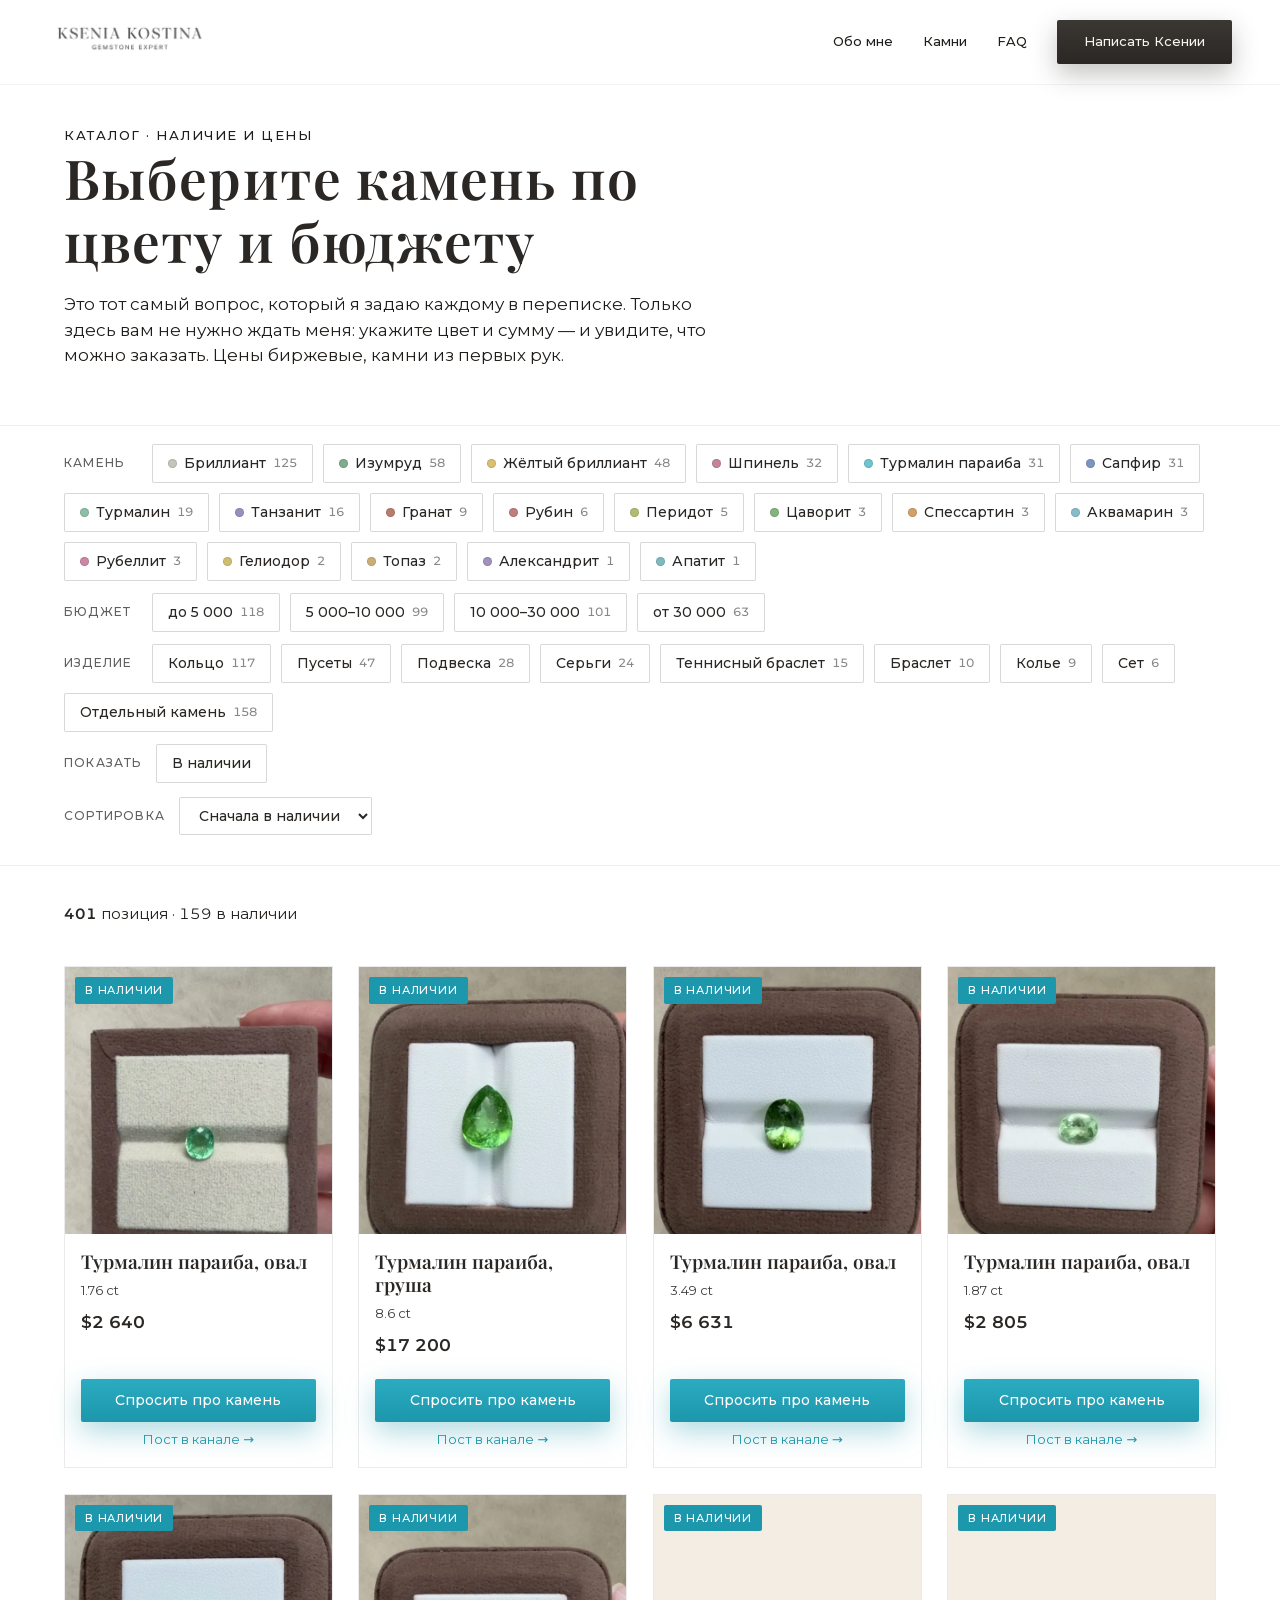
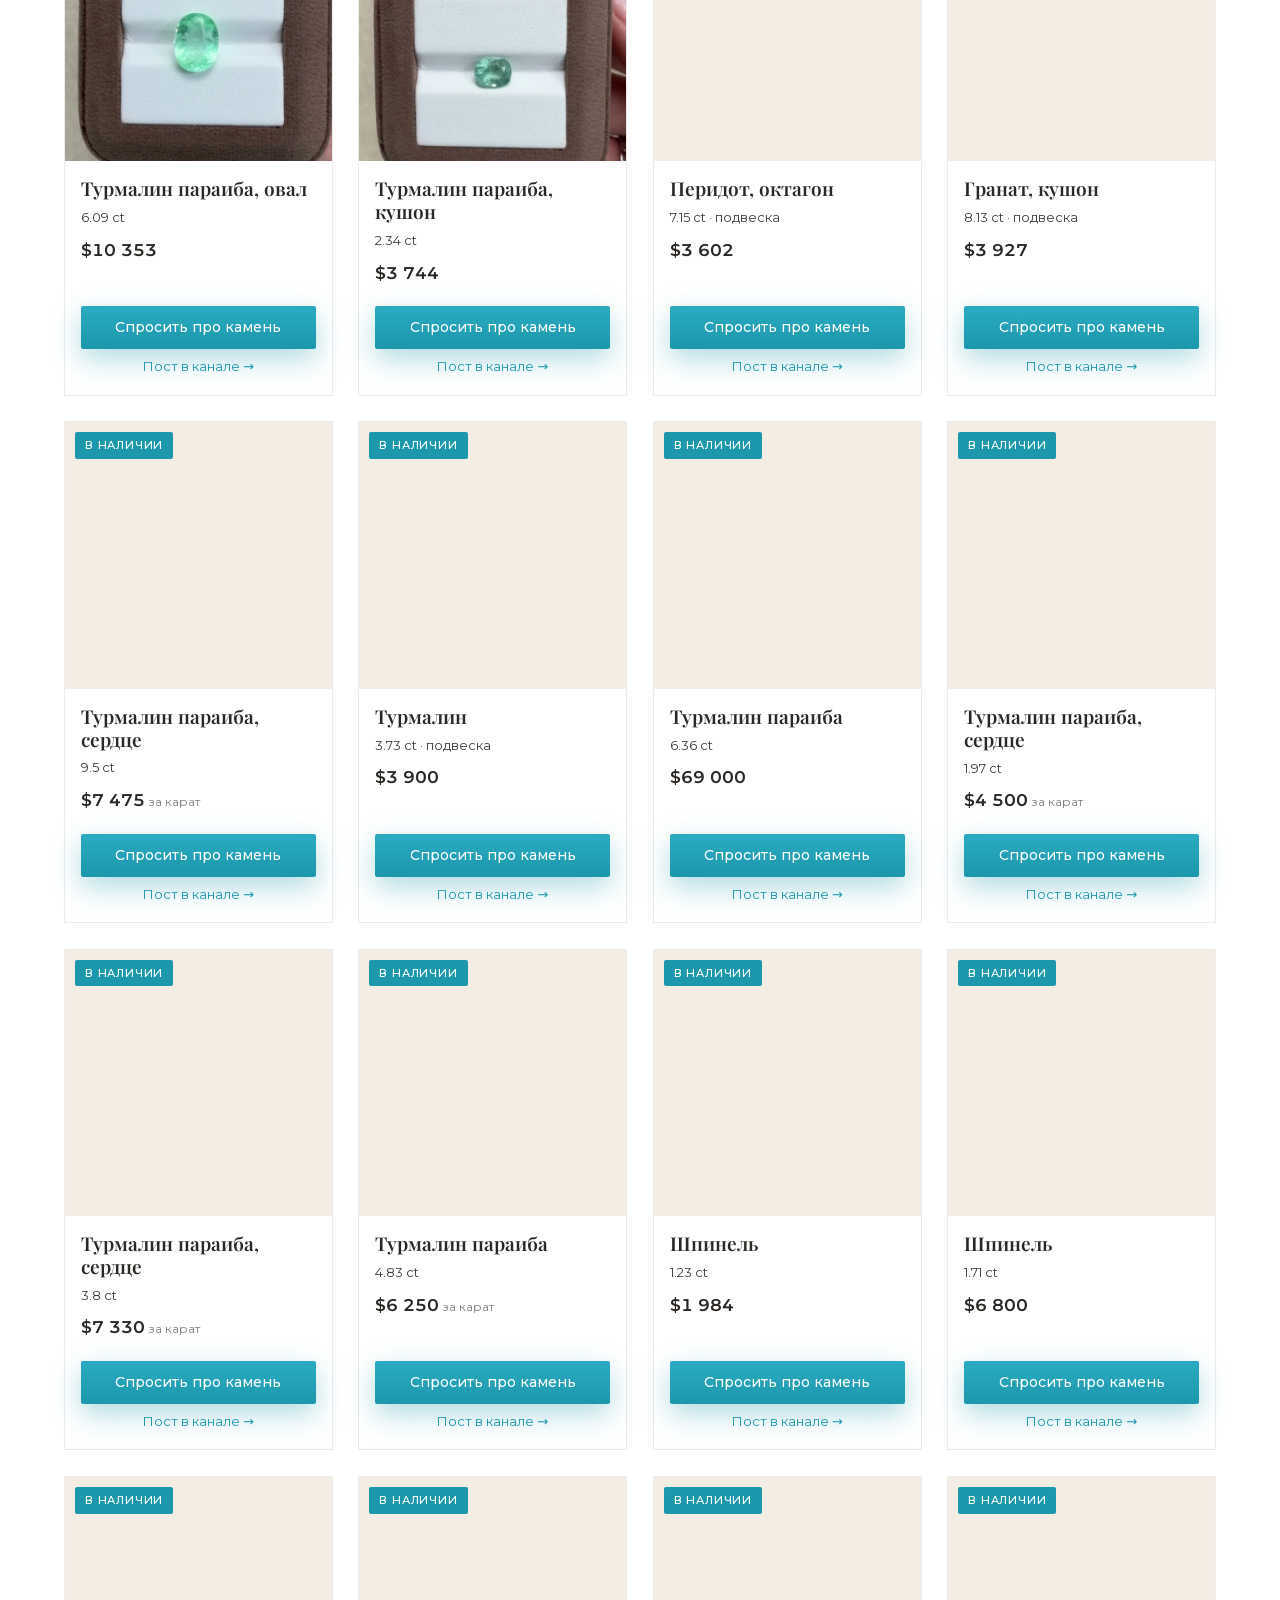
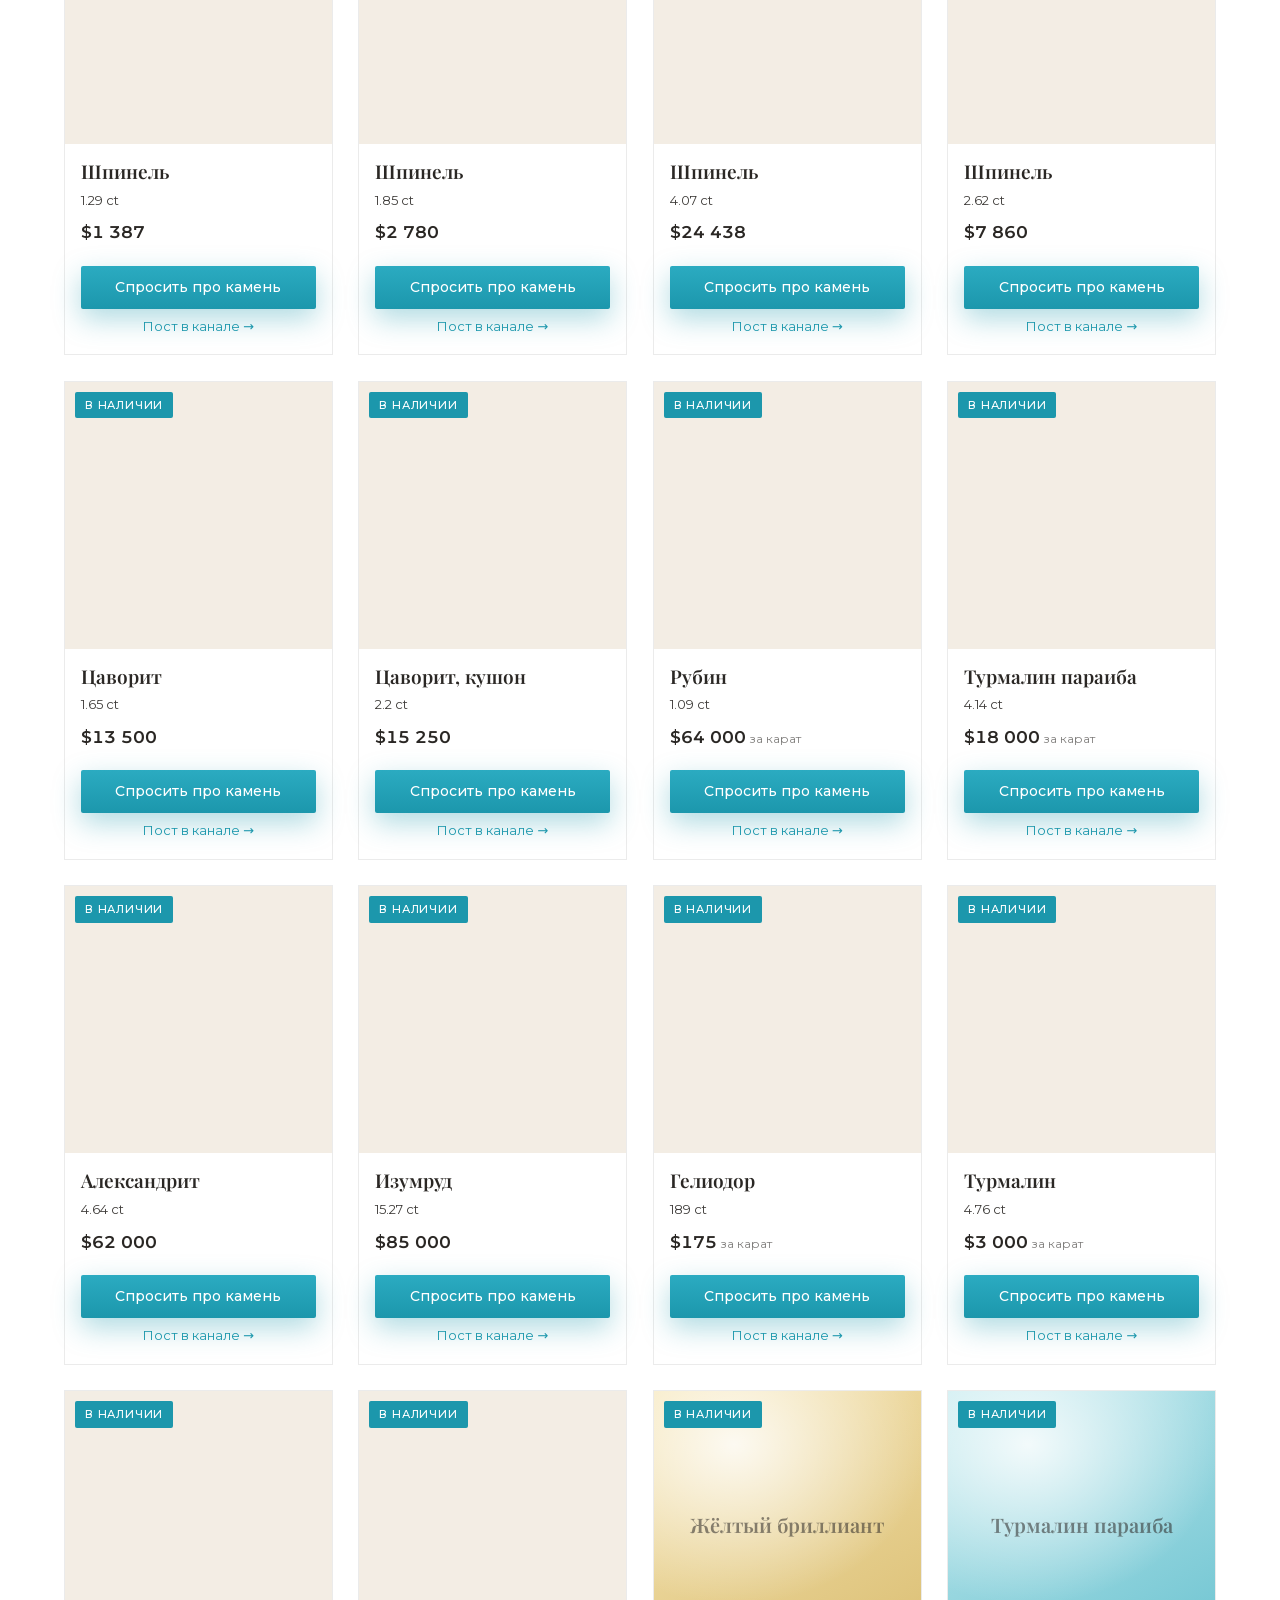
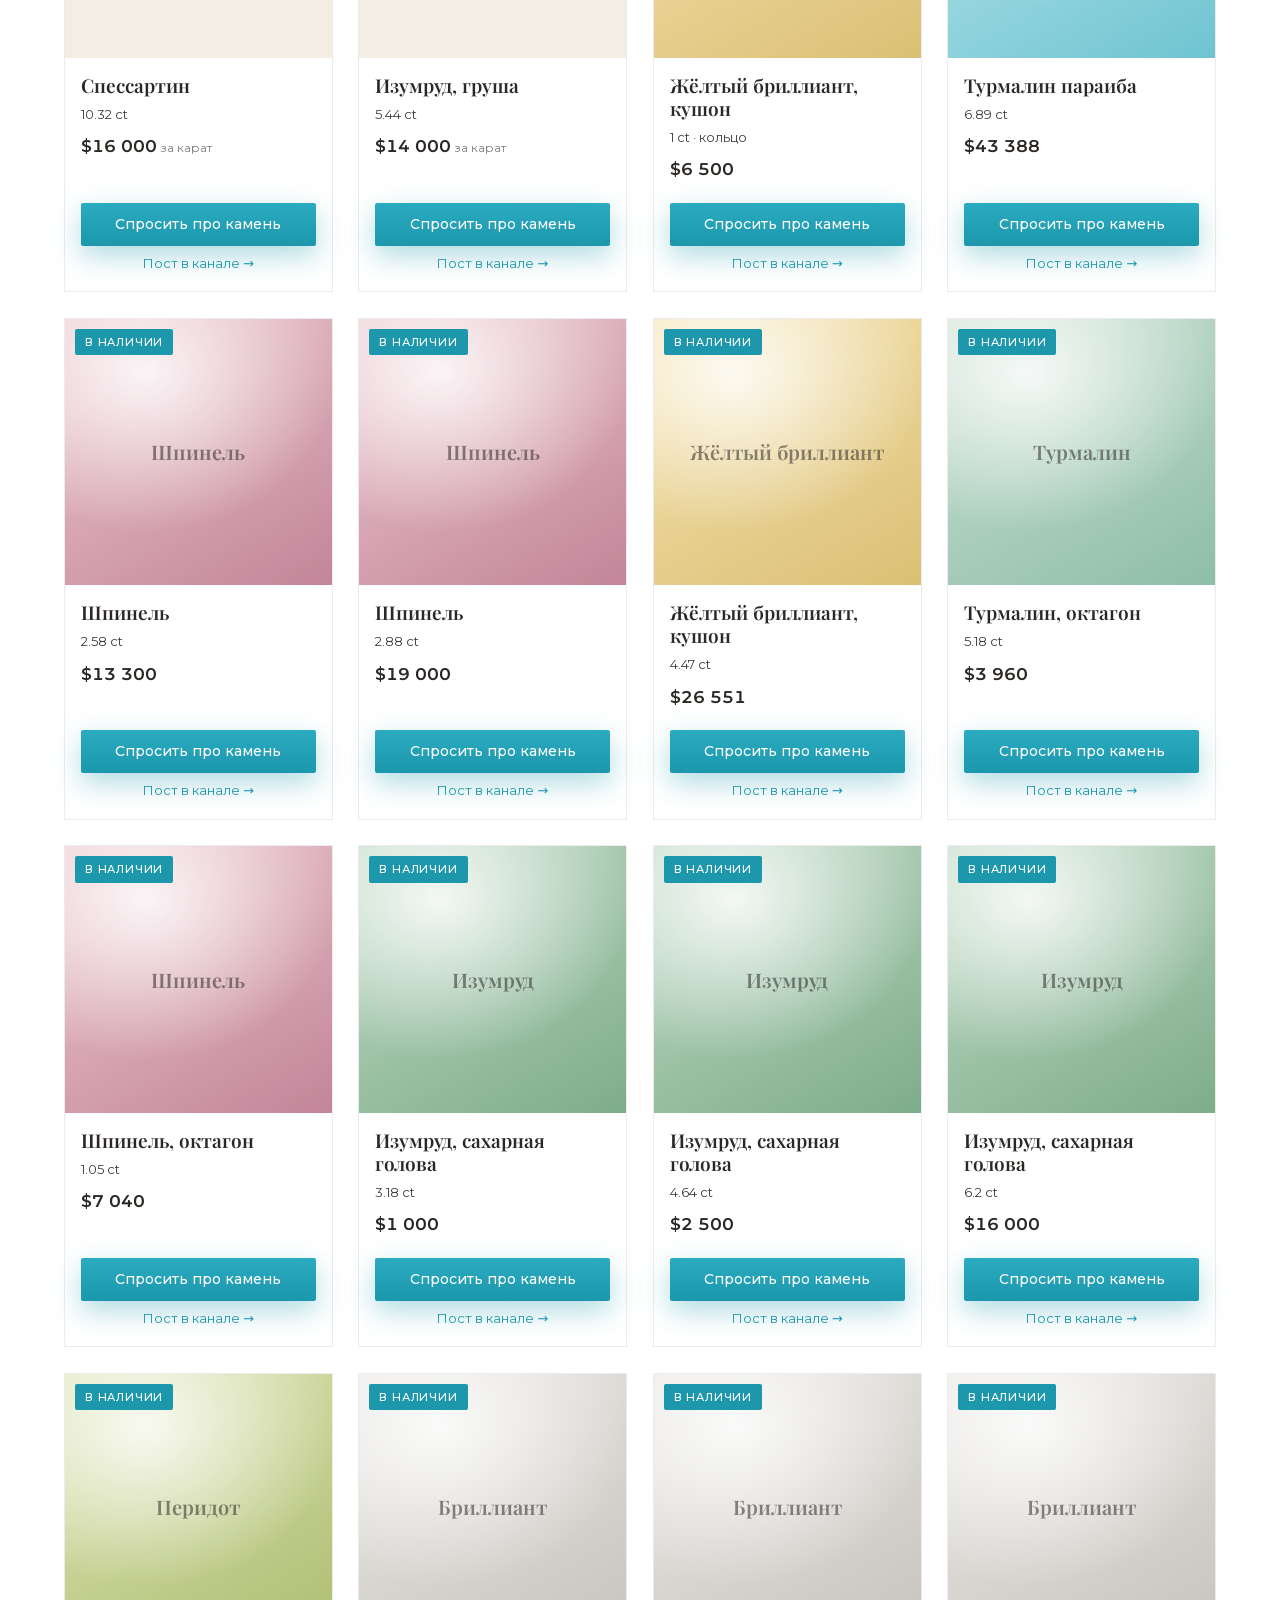
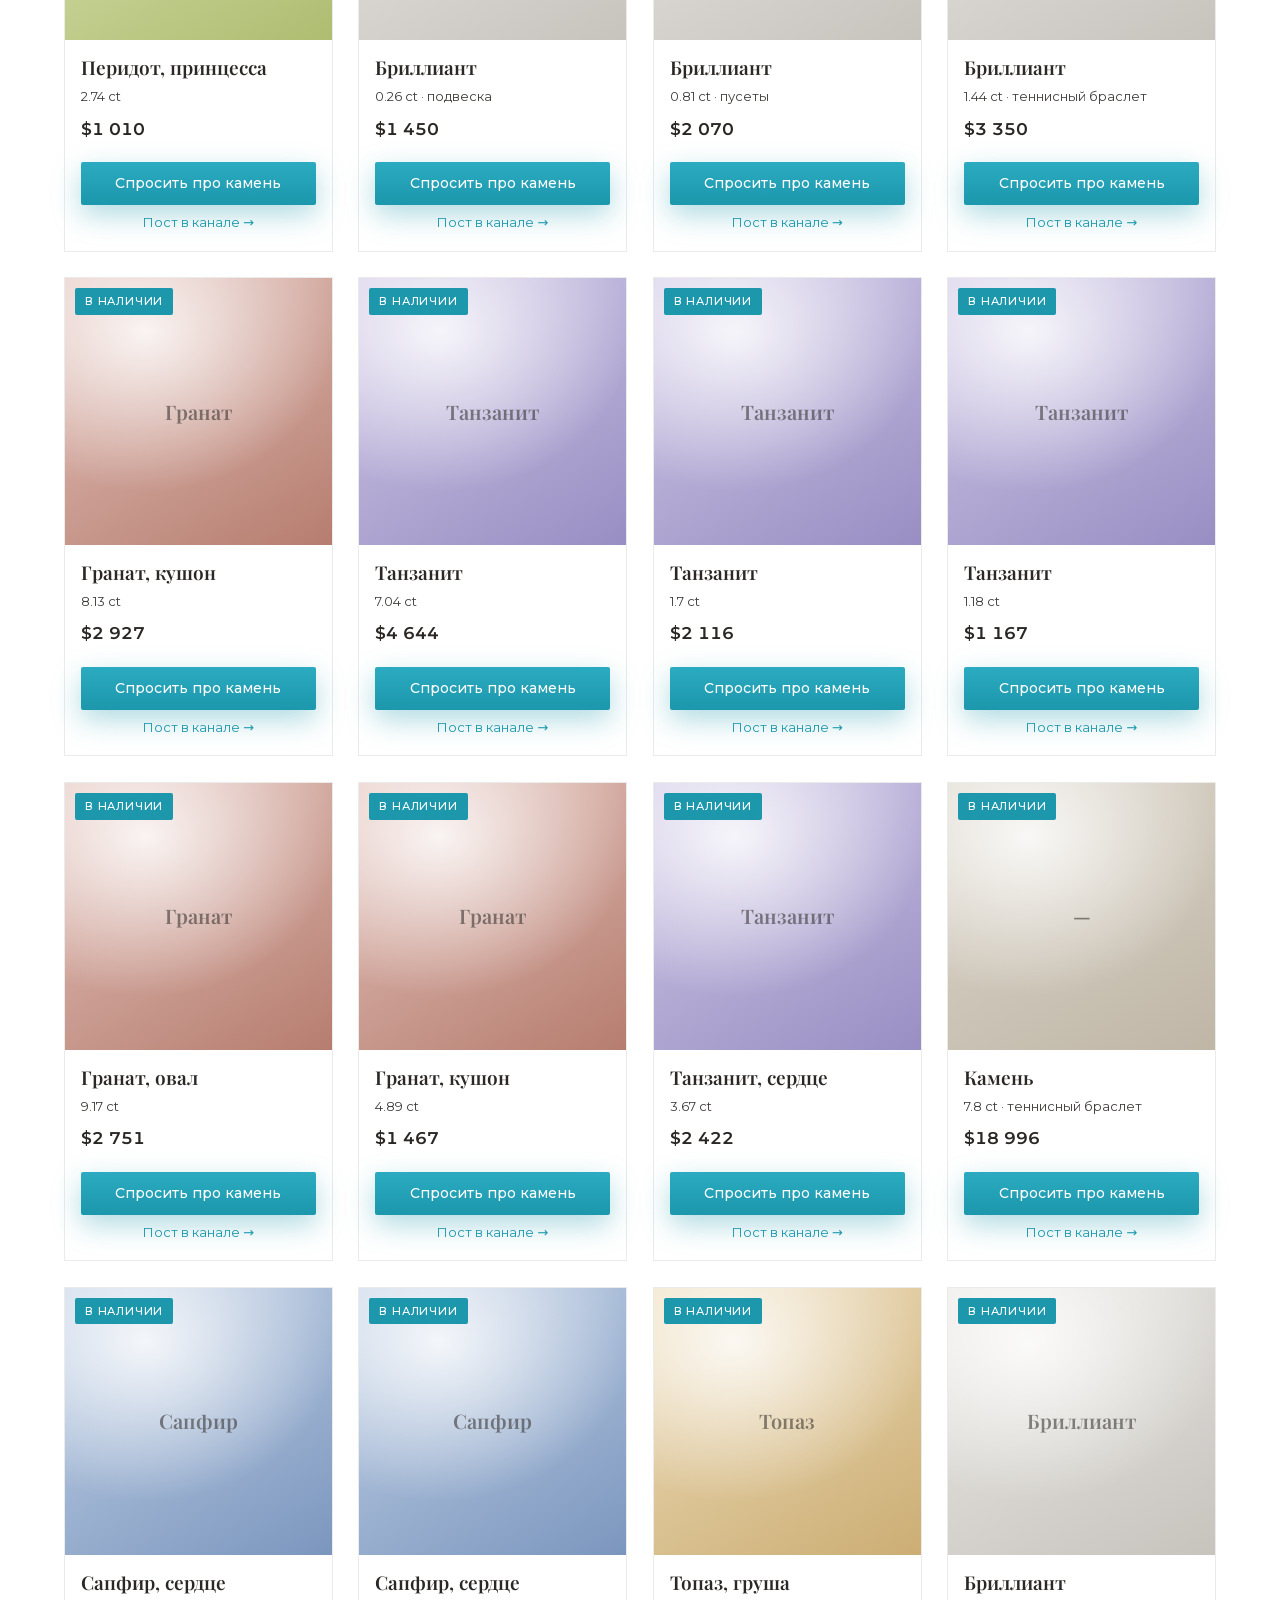
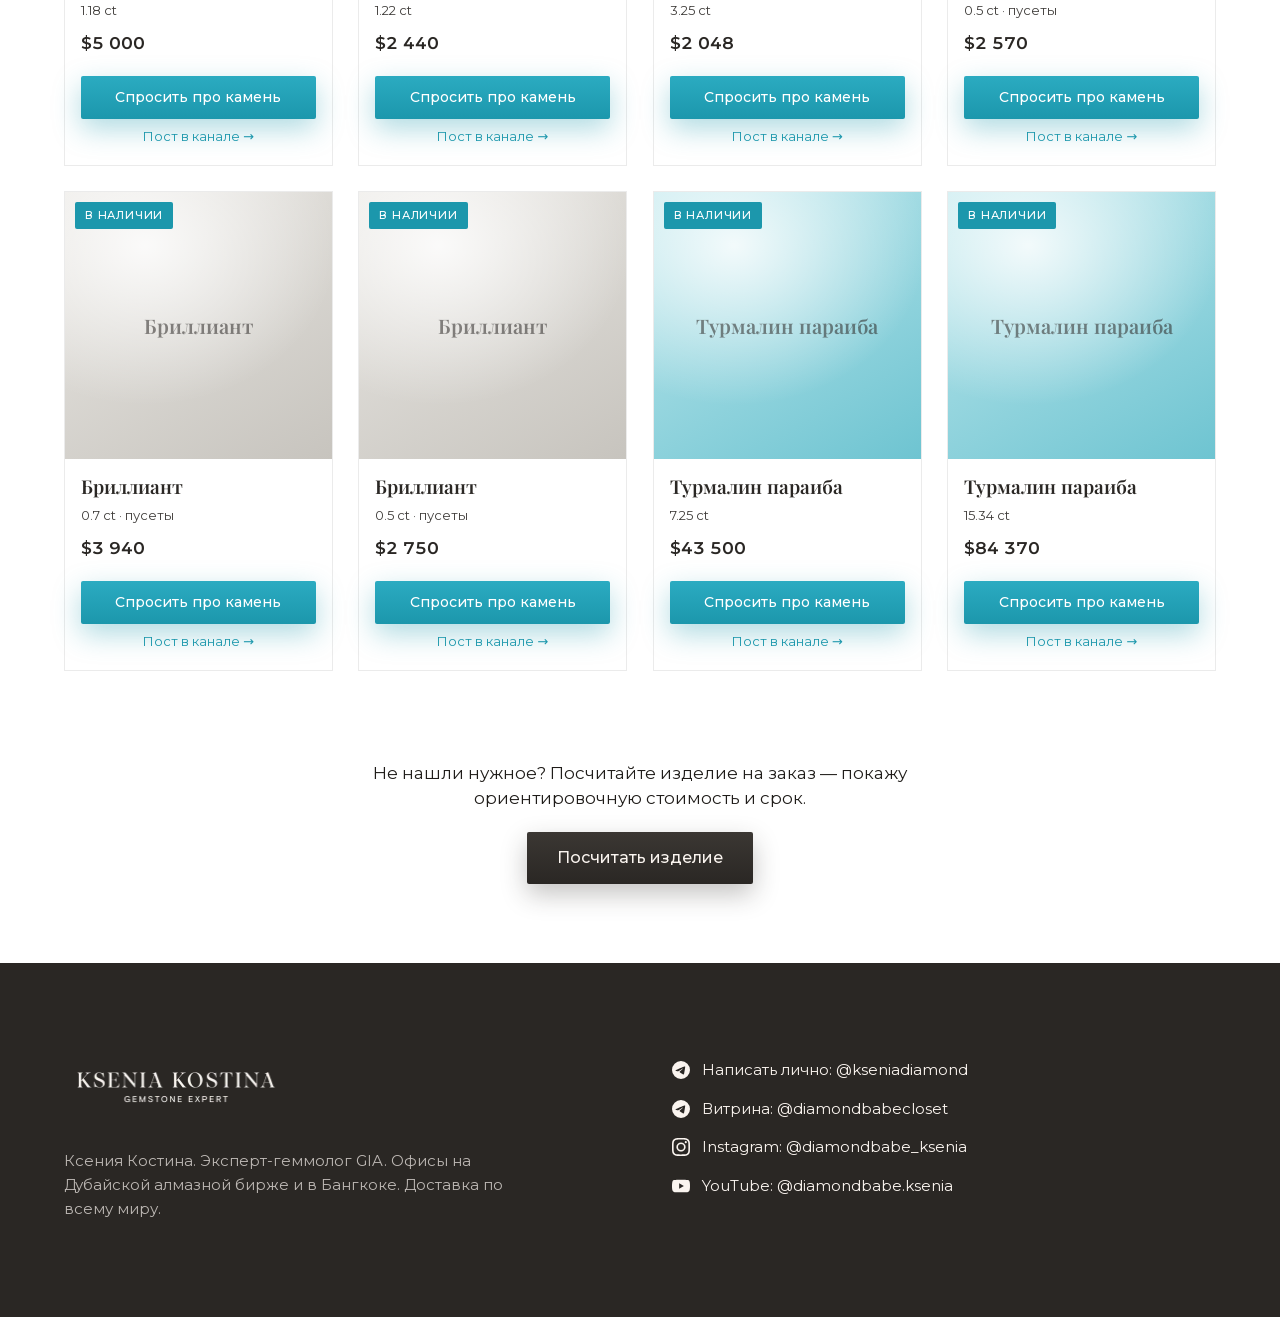
<file: catalog/index.html>
<!DOCTYPE html>
<html lang="ru">
<head>
<meta charset="utf-8">
<meta name="viewport" content="width=device-width, initial-scale=1">

<meta http-equiv="Content-Security-Policy" content="
  default-src 'none';
  img-src 'self';
  style-src 'self';
  font-src 'self';
  script-src 'self';
  connect-src 'self';
  base-uri 'none';
  form-action 'none'">
<meta name="referrer" content="strict-origin-when-cross-origin">

<title>Камни в наличии — каталог Ксении Костиной, геммолога GIA</title>
<meta name="description" content="Бриллианты и цветные камни из первых рук по биржевым ценам: изумруды, сапфиры, шпинель, турмалин параиба, танзаниты. Подбор по цвету и бюджету, наличие обновляется из канала-витрины.">

<link rel="canonical" href="https://shbshv-czec.github.io/kseniakostina/catalog/">
<meta property="og:type" content="website">
<meta property="og:locale" content="ru_RU">
<meta property="og:site_name" content="Ксения Костина — эксперт-геммолог GIA">
<meta property="og:url" content="https://shbshv-czec.github.io/kseniakostina/catalog/">
<meta property="og:title" content="Камни в наличии — каталог Ксении Костиной">
<meta property="og:description" content="Бриллианты и цветные камни из первых рук по биржевым ценам. Подбор по цвету и бюджету.">
<meta property="og:image" content="https://shbshv-czec.github.io/kseniakostina/assets/img/og-image.jpg">
<meta property="og:image:width" content="1200">
<meta property="og:image:height" content="630">
<meta name="twitter:card" content="summary_large_image">

<link rel="icon" type="image/png" href="../assets/img/favicon.png">
<link rel="preload" href="../assets/fonts/playfair-display-600.woff2" as="font" type="font/woff2" crossorigin>
<link rel="preload" href="../assets/fonts/montserrat-cyrillic.woff2" as="font" type="font/woff2" crossorigin>
<link rel="stylesheet" href="../assets/css/styles.css">
<link rel="stylesheet" href="../assets/css/pages.css">
<script src="../assets/js/app.js" defer></script>
<script src="../assets/js/catalog.js" defer></script>
</head>

<body>
<div class="page">

<nav class="nav" aria-label="Основная навигация">
  <div class="nav__inner">
    <a href="../"><img class="nav__logo" src="../assets/img/logo-nav.webp" alt="KSENIA KOSTINA — GEMSTONE EXPERT" width="340" height="81" fetchpriority="high" decoding="async"></a>
    <div class="nav__links">
      <a class="nav__link" href="../#about">Обо мне</a>
      <a class="nav__link" href="../#stones">Камни</a>
      <a class="nav__link" href="../#faq">FAQ</a>
      <a class="btn btn--ink nav__cta" href="https://t.me/kseniadiamond">Написать Ксении</a>
      <button id="burgerBtn" class="nav__burger" type="button" aria-controls="mobileMenu" aria-expanded="false" aria-label="Меню">
        <span></span><span></span><span></span>
      </button>
    </div>
  </div>
  <div id="mobileMenu" class="nav__menu">
    <a href="../#about">Обо мне</a>
    <a href="../#stones">Камни</a>
    <a href="../#faq">FAQ</a>
  </div>
</nav>

<main>
  <header class="page-head">
    <div class="wrap">
      <div class="eyebrow">Каталог · наличие и цены</div>
      <h1 class="h2">Выберите камень по цвету и бюджету</h1>
      <p class="lead">Это тот самый вопрос, который я задаю каждому в переписке. Только здесь вам не нужно ждать меня: укажите цвет и сумму — и увидите, что можно заказать. Цены биржевые, камни из первых рук.</p>
    </div>
  </header>

  <section class="filters" aria-label="Фильтры каталога">
    <div class="wrap">
      <div class="filters__row">
        <span class="filters__label" id="l-stone">Камень</span>
        <div id="f-stone" class="filters__group" role="group" aria-labelledby="l-stone"></div>
      </div>
      <div class="filters__row">
        <span class="filters__label" id="l-budget">Бюджет</span>
        <div id="f-budget" class="filters__group" role="group" aria-labelledby="l-budget"></div>
      </div>
      <div class="filters__row">
        <span class="filters__label" id="l-type">Изделие</span>
        <div id="f-type" class="filters__group" role="group" aria-labelledby="l-type"></div>
      </div>
      <div class="filters__row">
        <span class="filters__label">Показать</span>
        <button id="t-stock" type="button" class="chip" aria-pressed="false">В наличии</button>
      </div>
      <!-- Сортировка и сброс — свои строки в самом низу панели: они не
           сужают выборку, а меняют её показ, и читаются после условий. -->
      <div class="filters__row filters__row--sort">
        <label class="filters__label" for="sort">Сортировка</label>
        <select id="sort" class="select">
          <option value="default">Сначала в наличии</option>
          <option value="cheap">Сначала дешевле</option>
          <option value="costly">Сначала дороже</option>
          <option value="carat">Больше карат</option>
        </select>
      </div>
      <div class="filters__row filters__reset">
        <button id="reset" type="button" class="reset" hidden>Сбросить параметры поиска</button>
      </div>
    </div>
  </section>

  <p class="count" id="count" role="status" aria-live="polite">Загружаю каталог…</p>

  <ul class="grid" id="grid"></ul>
  <div class="sentinel" id="sentinel" aria-hidden="true"></div>

  <div class="empty" id="empty" hidden>
    <h2>Под такой запрос в наличии ничего нет</h2>
    <p>Напишите — подберу отдельно. Сток пополняется быстрее, чем попадает на сайт, и многое приходит под конкретный запрос.</p>
    <a class="btn btn--paraiba" href="https://t.me/kseniadiamond">Написать Ксении</a>
  </div>

  <div class="more" id="more" hidden>
    <p>Не нашли нужное? Посчитайте изделие на заказ — покажу ориентировочную стоимость и срок.</p>
    <a class="btn btn--ink" href="../calculator/">Посчитать изделие</a>
  </div>
</main>

<footer class="section--footer footer">
  <div class="wrap cols cols--foot">
    <div>
      <img class="footer__logo" src="../assets/img/logo-footer.webp" alt="KSENIA KOSTINA — GEMSTONE EXPERT" width="464" height="110" loading="lazy" decoding="async">
      <p class="footer__about">Ксения Костина. Эксперт-геммолог GIA. Офисы на Дубайской алмазной бирже и в Бангкоке. Доставка по всему миру.</p>
    </div>
    <div class="footer__links">
      <a href="https://t.me/kseniadiamond"><img src="../assets/img/icon-telegram.svg" alt="" width="18" height="18" loading="lazy" decoding="async">Написать лично: @kseniadiamond</a>
      <a href="https://t.me/diamondbabecloset"><img src="../assets/img/icon-telegram.svg" alt="" width="18" height="18" loading="lazy" decoding="async">Витрина: @diamondbabecloset</a>
      <a href="https://instagram.com/diamondbabe_ksenia"><img src="../assets/img/icon-instagram.svg" alt="" width="18" height="18" loading="lazy" decoding="async">Instagram: @diamondbabe_ksenia</a>
      <a href="https://youtube.com/@diamondbabe.ksenia"><img src="../assets/img/icon-youtube.svg" alt="" width="18" height="18" loading="lazy" decoding="async">YouTube: @diamondbabe.ksenia</a>
    </div>
  </div>
</footer>

<div class="toast" id="toast" role="status" aria-live="polite"></div>
</div>
</body>
</html>
</file>
<file: assets/css/styles.css>
/* ============================================================
   kseniakostina.ru

   Порядок: шрифты → токены → база → раскладка → типографика →
   компоненты → секции → адаптив → уважение к prefers-reduced-motion.

   Инлайновых стилей в разметке нет, поэтому в адаптиве не нужен
   ни один !important.
   ============================================================ */


/* ────────────────────────────────  Шрифты  ──────────────────────────────── */

/* Playfair Display — инстанс вариативного шрифта на wght=600
   (в разметке используется только 600), сабсет latin + cyrillic. */
@font-face {
  font-family: 'Playfair Display';
  src: url('../fonts/playfair-display-600.woff2') format('woff2');
  font-weight: 600;
  font-style: normal;
  font-display: swap;
}

/* Montserrat — сабсеты Google Fonts.
   ВНИМАНИЕ: веса 400/500/600 намеренно ссылаются на один и тот же файл
   Regular — ровно так же, как в исходном бандле. Это сохраняет текущий
   вид: текст с font-weight:500 и 600 рисуется начертанием Regular,
   браузер его не синтезирует, потому что вес объявлен явно.
   Чтобы получить настоящие Medium/SemiBold — нужны отдельные файлы. */
@font-face { font-family:'Montserrat'; font-style:normal; font-weight:400; font-display:swap;
  src:url('../fonts/montserrat-cyrillic-ext.woff2') format('woff2');
  unicode-range:U+0460-052F,U+1C80-1C8A,U+20B4,U+2DE0-2DFF,U+A640-A69F,U+FE2E-FE2F; }
@font-face { font-family:'Montserrat'; font-style:normal; font-weight:400; font-display:swap;
  src:url('../fonts/montserrat-cyrillic.woff2') format('woff2');
  unicode-range:U+0301,U+0400-045F,U+0490-0491,U+04B0-04B1,U+2116; }
@font-face { font-family:'Montserrat'; font-style:normal; font-weight:400; font-display:swap;
  src:url('../fonts/montserrat-latin.woff2') format('woff2');
  unicode-range:U+0000-00FF,U+0131,U+0152-0153,U+02BB-02BC,U+02C6,U+02DA,U+02DC,U+0304,U+0308,U+0329,U+2000-206F,U+20AC,U+2122,U+2191,U+2193,U+2212,U+2215,U+FEFF,U+FFFD; }

@font-face { font-family:'Montserrat'; font-style:normal; font-weight:500; font-display:swap;
  src:url('../fonts/montserrat-cyrillic-ext.woff2') format('woff2');
  unicode-range:U+0460-052F,U+1C80-1C8A,U+20B4,U+2DE0-2DFF,U+A640-A69F,U+FE2E-FE2F; }
@font-face { font-family:'Montserrat'; font-style:normal; font-weight:500; font-display:swap;
  src:url('../fonts/montserrat-cyrillic.woff2') format('woff2');
  unicode-range:U+0301,U+0400-045F,U+0490-0491,U+04B0-04B1,U+2116; }
@font-face { font-family:'Montserrat'; font-style:normal; font-weight:500; font-display:swap;
  src:url('../fonts/montserrat-latin.woff2') format('woff2');
  unicode-range:U+0000-00FF,U+0131,U+0152-0153,U+02BB-02BC,U+02C6,U+02DA,U+02DC,U+0304,U+0308,U+0329,U+2000-206F,U+20AC,U+2122,U+2191,U+2193,U+2212,U+2215,U+FEFF,U+FFFD; }

@font-face { font-family:'Montserrat'; font-style:normal; font-weight:600; font-display:swap;
  src:url('../fonts/montserrat-cyrillic-ext.woff2') format('woff2');
  unicode-range:U+0460-052F,U+1C80-1C8A,U+20B4,U+2DE0-2DFF,U+A640-A69F,U+FE2E-FE2F; }
@font-face { font-family:'Montserrat'; font-style:normal; font-weight:600; font-display:swap;
  src:url('../fonts/montserrat-cyrillic.woff2') format('woff2');
  unicode-range:U+0301,U+0400-045F,U+0490-0491,U+04B0-04B1,U+2116; }
@font-face { font-family:'Montserrat'; font-style:normal; font-weight:600; font-display:swap;
  src:url('../fonts/montserrat-latin.woff2') format('woff2');
  unicode-range:U+0000-00FF,U+0131,U+0152-0153,U+02BB-02BC,U+02C6,U+02DA,U+02DC,U+0304,U+0308,U+0329,U+2000-206F,U+20AC,U+2122,U+2191,U+2193,U+2212,U+2215,U+FEFF,U+FFFD; }


/* ────────────────────────────────  Токены  ─────────────────────────────── */

:root {
  /* Поверхности */
  --bg-ivory:#FAF4EF;
  --bg-cream:#F3EDE4;
  --bg-white:#FFFFFF;
  --bg-ink:#2A2724;

  /* Текст */
  --fg-1:#2A2724;   /* основной */
  --fg-2:#1F1C19;   /* приглушённый, на светлом */
  --fg-inv:#FAF4EF; /* на тёмном */

  /* Золото */
  --gold:#C29A3B;
  --gold-champagne:#C9AE7C;

  /* Параиба — цвет действия */
  --paraiba-1:#2BABC1;
  --paraiba-2:#1C97AC;

  /* Градиенты */
  --grad-ink:linear-gradient(180deg,#3B3733 0%,#2A2724 100%);
  --grad-paraiba:linear-gradient(180deg,var(--paraiba-1) 0%,var(--paraiba-2) 100%);
  --grad-light:linear-gradient(180deg,#FFFFFF 0%,#F3EDE4 100%);
  --grad-hero:linear-gradient(170deg,#FFFFFF 0%,#F7F4F0 55%,#EFECE7 100%);
  --grad-platinum:linear-gradient(115deg,#EDECE9 0%,#FAFAF8 22%,#E4E2DE 45%,#F7F6F3 68%,#EAE8E4 100%);
  --grad-course:linear-gradient(160deg,#332F2B 0%,#2A2724 60%,#211E1C 100%);
  --grad-request:linear-gradient(170deg,#FAF4EF 0%,#F3EDE4 60%,#EFE8DD 100%);

  /* Тени */
  --shadow-ink:0 10px 26px rgba(42,39,36,0.28);
  --shadow-paraiba:0 10px 28px rgba(28,151,172,0.35);
  --shadow-light:0 10px 26px rgba(0,0,0,0.3);
  --shadow-gem:drop-shadow(-6px 6px 20px rgba(42,39,36,0.3));

  /* Типографика */
  --font-display:'Playfair Display',Georgia,serif;
  --font-sans:'Proxima Nova','Montserrat','Avenir Next',system-ui,sans-serif;

  /* Раскладка */
  --wrap:1360px;
  --gutter:clamp(20px,5vw,64px);
  --gap-col:clamp(40px,6vw,96px);
  --pad-section:clamp(72px,10vw,140px);

  /* Движение */
  --ease:cubic-bezier(0.22,0.61,0.36,1);
  --dur-reveal:1s;
  --dur-faq:.55s;
}


/* ─────────────────────────────────  База  ──────────────────────────────── */

html { scroll-behavior:smooth }

body {
  margin:0;
  background:var(--bg-white);
  color:var(--fg-1);
  font-family:var(--font-sans);
  font-size:17px;
  line-height:1.5;
  font-weight:400;
}

.page { position:relative }

/* Глобального img{max-width:100%} здесь намеренно нет: портрет на первом
   экране шире своего контейнера (114%), и такое правило его обрезало бы.
   Размеры каждой картинки заданы явно. */

a { color:var(--fg-1) }

strong { font-weight:600 }

summary::-webkit-details-marker { display:none }

/* Видимый фокус с клавиатуры — по умолчанию его съедали инлайновые стили */
:focus-visible {
  outline:2px solid var(--paraiba-2);
  outline-offset:3px;
}


/* ───────────────────────────────  Раскладка  ───────────────────────────── */

.wrap {
  max-width:var(--wrap);
  margin-inline:auto;
}

.wrap--narrow { max-width:900px }

/* Колонка текста внутри .wrap — прижата влево, поэтому не .wrap--* */
.text-col { max-width:720px }

/* Заголовок в строке-флексе (сохраняет исходную обёртку вокруг h2) */
.h2-row { display:flex; align-items:center; gap:clamp(14px,1.8vw,24px) }

.section { padding:var(--pad-section) var(--gutter) }
.section--stats  { padding:clamp(64px,8vw,112px) var(--gutter) }
.section--band   { padding:clamp(48px,6vw,88px) var(--gutter) }
.section--course { padding:clamp(72px,10vw,120px) var(--gutter) }
.section--footer { padding:clamp(56px,8vw,96px) var(--gutter) }

/* Две колонки, схлопываются в одну ниже 400px на колонку */
.cols {
  display:grid;
  grid-template-columns:repeat(auto-fit,minmax(min(100%,400px),1fr));
  gap:var(--gap-col);
  align-items:center;
}
.cols--top   { align-items:start }
.cols--stats { grid-template-columns:repeat(auto-fit,minmax(min(100%,300px),1fr)); gap:32px }
.cols--foot  { grid-template-columns:repeat(auto-fit,minmax(min(100%,260px),1fr));
               gap:clamp(32px,5vw,64px); align-items:start }

/* Кадрирующая рамка вокруг фотографий */
.media { overflow:hidden }
.media > img { width:100%; height:auto; display:block }

/* Портретный кадр фиксированной высоты — фото обрезается по центру */
.media--tall { max-height:620px }
.media--tall > img {
  height:100%;
  max-height:620px;
  object-fit:cover;
}
.media--trust > img  { object-position:center 30% }
.media--course > img { object-position:center 28% }


/* ──────────────────────────────  Типографика  ──────────────────────────── */

.display,
.h2 {
  font-family:var(--font-display);
  font-weight:600;
  margin:0;
}

.display {          /* заголовок первого экрана */
  font-size:clamp(38px,4.8vw,64px);
  line-height:1.08;
  letter-spacing:1.4px;
  margin-top:28px;
}

.h2 {               /* заголовки секций */
  font-size:clamp(32px,4.3vw,56px);
  line-height:1.15;
  letter-spacing:1.1px;
}

.h2--offset { margin-top:20px }

.subhead {          /* подзаголовок первого экрана */
  font-family:var(--font-display);
  font-weight:600;
  font-size:21px;
  line-height:1.5;
  letter-spacing:0.44px;
  margin:24px 0 0;
  max-width:560px;
  color:var(--fg-2);
}

.eyebrow {          /* надзаголовок капсом */
  font-size:13px;
  font-weight:500;
  letter-spacing:1.5px;
  text-transform:uppercase;
  color:var(--fg-2);
}
.eyebrow--gold { color:var(--gold-champagne) }

.lead { margin:32px 0 0 }   /* первый абзац после заголовка */
.p    { margin:18px 0 0 }   /* последующие абзацы */
.p--tight { margin:16px 0 0 }

/* В «Курсе CARAT» заголовок уже отбит от надзаголовка, поэтому
   первый абзац подходит ближе — 24px вместо 32px. */
.lead--near { margin-top:24px }

.quote {
  font-family:var(--font-display);
  font-weight:600;
  font-size:clamp(30px,4vw,52px);
  line-height:1.3;
  letter-spacing:1.1px;
  margin:0;
  max-width:880px;
  text-align:center;
  color:var(--fg-inv);
}


/* ──────────────────────────────  Компоненты  ───────────────────────────── */

/* Кнопка. Блик по наведению — псевдоэлемент, поэтому нужен overflow. */
.btn {
  position:relative;
  overflow:hidden;
  display:inline-block;
  font-size:16px;
  font-weight:500;
  padding:14px 30px;
  border-radius:2px;
  text-decoration:none;
  transition:filter .18s ease;
}
.btn:hover { filter:brightness(1.05) }

.btn::after {
  content:"";
  position:absolute;
  inset:0;
  background:radial-gradient(ellipse 130% 170% at 50% 135%,
    rgba(255,255,255,0.5) 0%, rgba(255,255,255,0.14) 45%, rgba(255,255,255,0) 72%);
  opacity:0;
  transition:opacity .22s ease;
  pointer-events:none;
}
.btn:hover::after { opacity:1 }

.btn--ink {
  background:var(--grad-ink);
  box-shadow:var(--shadow-ink);
  color:var(--fg-inv);
}
.btn--paraiba {
  background:var(--grad-paraiba);
  box-shadow:var(--shadow-paraiba);
  color:var(--bg-white);
}
.btn--light {
  background:var(--grad-light);
  box-shadow:var(--shadow-light);
  color:var(--fg-1);
}
.btn--light::after {
  background:radial-gradient(ellipse 130% 170% at 50% 135%,
    rgba(194,154,59,0.32) 0%, rgba(201,174,124,0.1) 45%, rgba(201,174,124,0) 72%);
}

.btn--spaced { margin-top:44px }

/* Текстовая ссылка-действие рядом с кнопкой */
.link-action {
  color:var(--paraiba-2);
  font-size:16px;
  font-weight:500;
  text-decoration:none;
}

/* Ряд «кнопка + ссылка» */
.actions {
  display:flex;
  gap:20px 28px;
  align-items:center;
  flex-wrap:wrap;
  margin-top:40px;
}
.actions--wide { margin-top:44px }


/* ──────────────────────────  Шапка и навигация  ────────────────────────── */

.nav {
  position:fixed;
  inset:0 0 auto;
  z-index:30;
  background:rgba(255,255,255,0.55);
  backdrop-filter:blur(16px) saturate(1.5);
  border-bottom:1px solid rgba(42,39,36,0.06);
}

.nav__inner {
  max-width:var(--wrap);
  margin-inline:auto;
  padding:18px 48px;
  box-sizing:border-box;
  display:flex;
  align-items:center;
  justify-content:space-between;
}

.nav__logo { width:168px; height:auto }

.nav__links {
  display:flex;
  align-items:center;
  gap:30px;
  font-size:13px;
  font-weight:500;
  color:var(--fg-2);
}

.nav__link { text-decoration:none; color:inherit }

/* Кнопка в шапке мельче обычной — под размер строки навигации */
.nav__cta { font-size:13px; padding:12px 27px }

/* Бургер — настоящая <button>, поэтому снимаем рамку и фон браузера */
.nav__burger {
  display:none;
  flex-direction:column;
  gap:5px;
  cursor:pointer;
  padding:8px 2px;
  border:0;
  background:none;
  appearance:none;
}
.nav__burger span {
  width:22px;
  height:1.5px;
  background:var(--bg-ink);
  display:block;
}

.nav__menu {
  display:none;
  flex-direction:column;
  align-items:flex-end;
  gap:26px;
  background:rgba(255,255,255,0.97);
  border-top:1px solid rgba(42,39,36,0.08);
  padding:34px 28px 44px;
  font-size:19px;
  font-weight:500;
  letter-spacing:2.5px;
  text-transform:uppercase;
}
.nav__menu[data-open="1"] { display:flex }
.nav__menu a { text-decoration:none; color:var(--bg-ink) }


/* ─────────────────────────────  Первый экран  ──────────────────────────── */

.hero {
  background:var(--grad-hero);
  padding:clamp(90px,12vh,130px) var(--gutter) 0;
  overflow:hidden;
  position:relative;
}

.hero__grid {
  max-width:var(--wrap);
  margin-inline:auto;
  display:grid;
  grid-template-columns:minmax(0,1.05fr) minmax(0,0.95fr);
  gap:clamp(24px,4vw,64px);
  align-items:stretch;
  min-height:min(calc(100vh - 220px),780px);
}

.hero__text {
  display:flex;
  flex-direction:column;
  justify-content:center;
  padding:16px 0 56px;
}

.hero__art {
  position:relative;
  min-height:clamp(440px,62vh,660px);
}

/* Две мягкие подсветки за портретом */
.hero__glow {
  position:absolute;
  inset:-10% -14%;
  background:radial-gradient(ellipse 42% 38% at 50% 66%,
    rgba(214,209,201,0.85) 0%, rgba(222,217,210,0.4) 40%, rgba(239,236,231,0) 68%);
}
.hero__glow--paraiba {
  background:radial-gradient(ellipse 30% 26% at 66% 72%,
    rgba(47,192,218,0.09) 0%, rgba(47,192,218,0) 65%);
}

.hero__portrait {
  position:absolute;
  left:-7%;
  bottom:0;
  width:114%;
  height:115%;
  object-fit:contain;
  object-position:bottom center;
  display:block;
}

/* «Крошка» — залипающий декор справа, позицию по вертикали ведёт JS */
.crumb {
  position:fixed;
  right:0;
  top:100vh;
  z-index:5;
  width:clamp(131px,15.6vw,259px);
  height:auto;
  filter:drop-shadow(0 24px 36px rgba(42,39,36,0.22));
  pointer-events:none;
}

/* Логотипы изданий */
.press {
  display:flex;
  align-items:center;
  gap:clamp(16px,2vw,30px);
  flex-wrap:nowrap;
  margin-top:56px;
  color:var(--fg-2);
  opacity:0.9;
  min-width:0;
}
.press img { width:auto; display:block }
.press__forbes      { height:clamp(12px,1.25vw,17px) }
.press__kommersant  { height:clamp(9px,0.95vw,13px) }
.press__rbc         { height:clamp(10px,1.1vw,15px) }
.press__robb        { height:clamp(9px,1vw,14px) }
.press__marieclaire { height:clamp(8px,0.9vw,12px) }


/* ────────────────────────────────  Секции  ─────────────────────────────── */

.main { position:relative; z-index:2 }

/* Платиновый перелив — фон «Обо мне» и «Цифр» */
.platinum {
  background:var(--grad-platinum);
  background-size:220% 220%;
  animation:platinumSheen 16s ease-in-out infinite;
}
@keyframes platinumSheen {
  0%   { background-position:0% 50% }
  50%  { background-position:100% 50% }
  100% { background-position:0% 50% }
}

.about { overflow:hidden; position:relative }
/* На мобильном фото уезжает наверх — смягчаем стык с первым экраном */
.about::before { content:none }

/* Полоса с цитатой на фоне фотографии */
.quote-band {
  background-image:
    linear-gradient(rgba(20,18,16,0.55), rgba(20,18,16,0.55)),
    url('../img/quote-bg.webp');
  background-size:cover;
  background-position:center;
  background-attachment:fixed;
}
.quote-band__inner { display:flex; justify-content:center }

.stones { background:var(--bg-white); position:relative; overflow:hidden }

/* Пара камней, плавающая справа от текста */
.gems {
  position:absolute;
  right:clamp(24px,6vw,110px);
  top:50%;
  margin-top:-190px;
  width:clamp(210px,20vw,286px);
  height:clamp(360px,34vw,480px);
  pointer-events:none;
}
.gems__slot { position:absolute; pointer-events:none }
.gems__slot--white  { top:0; right:0; width:56% }
.gems__slot--yellow { bottom:0; left:0; width:65% }
.gems img {
  position:relative;
  z-index:1;
  width:100%;
  height:auto;
  display:block;
  filter:var(--shadow-gem);
  /* базу масштаба ведёт JS через --gem-scale */
  transform:scale(var(--gem-scale,1));
}

.stat { text-align:center }
.stat__value {
  font-family:var(--font-display);
  font-weight:600;
  font-size:clamp(52px,6vw,88px);
  line-height:1.05;
  letter-spacing:1.6px;
  color:var(--fg-1);
}
.stat__note {
  margin:16px auto 0;
  color:var(--fg-2);
  max-width:380px;
}

.trust { background:var(--bg-white) }

/* Логотипы лабораторий — обесцвечены, оживают по наведению */
.labs {
  display:flex;
  align-items:center;
  gap:clamp(16px,2.2vw,34px);
  flex-wrap:nowrap;
  margin-top:52px;
}
.labs img {
  height:26px;
  width:auto;
  filter:grayscale(1);
  opacity:0.6;
  transition:filter .15s ease, opacity .15s ease;
}
.labs img:hover { filter:grayscale(0); opacity:1 }
/* Селектор с img — иначе .labs img выигрывает по весу и высота не меняется */
.labs img.labs__sm { height:17px; margin:4.5px 0 }

.course { background:var(--grad-course); color:var(--fg-inv) }
.course p { color:var(--fg-inv) }

.faq { background:var(--bg-white) }
.faq__list { margin-top:56px }

.faq details {
  border-top:1px solid var(--gold-champagne);
  padding:24px 0;
}
/* Закрытый вопрос добирает 14px — ровно столько занимал верхний отступ
   свёрнутого ответа в прежней вёрстке. Так ритм списка не изменился,
   хотя ответ теперь честно убран из документа, а не спрятан высотой. */
.faq details:not([open]) { padding-bottom:38px }
.faq details:last-child { border-bottom:1px solid var(--gold-champagne) }

.faq summary {
  font-family:var(--font-display);
  font-weight:600;
  font-size:22px;
  letter-spacing:0.44px;
  cursor:pointer;
  list-style:none;
}

.faq details p {
  margin:14px 0 0;
  color:var(--fg-2);
  overflow:hidden;
  transition:max-height var(--dur-faq) var(--ease), opacity var(--dur-faq) ease;
}

.request { background:var(--grad-request); overflow:hidden }

.footer { background:var(--bg-ink); color:var(--fg-inv) }
.footer__logo { width:230px; height:auto }
.footer__about {
  margin:28px 0 0;
  font-size:15px;
  line-height:1.6;
  color:rgba(250,244,239,0.7);
  max-width:440px;
}
.footer__links {
  display:flex;
  flex-direction:column;
  gap:16px;
  font-size:15px;
}
.footer__links a {
  color:var(--fg-inv);
  text-decoration:none;
  display:flex;
  align-items:center;
  gap:12px;
}
.footer__links img { width:18px; height:18px }


/* ───────────────────────  Появление и параллакс  ───────────────────────── */

/* Стартовое состояние ставит JS (класс на <html>), чтобы при выключенном
   JS весь текст остался видимым. */
.js [data-reveal] {
  opacity:0;
  transform:translateY(28px);
  transition:opacity var(--dur-reveal) var(--ease), transform var(--dur-reveal) var(--ease);
}
.js [data-reveal].is-revealed {
  opacity:1;
  transform:translateY(0);
}

/* Параллакс: базовый масштаб задан здесь, сдвиг подставляет JS */
.plx { transform:scale(var(--plx-scale,1)) translateY(var(--plx-y,0px)) }
.plx--about   { --plx-scale:1.12 }
.plx--request { --plx-scale:1.08 }


/* ────────────────────────────────  Адаптив  ────────────────────────────── */

@media (max-width:1150px) {
  .gems {
    position:relative;
    right:auto;
    top:auto;
    margin:56px auto 0;
    width:240px;
    height:400px;
  }
}

@media (max-width:1060px) {
  .nav__inner  { padding:14px 20px }
  .nav__logo   { width:128px }
  .nav__links  { gap:18px }
  .nav__link   { display:none }
  .nav__cta    { white-space:nowrap; font-size:14px; padding:10px 18px }
  .nav__burger { display:flex }
}

@media (max-width:900px) {
  .hero { padding-top:100px }

  /* Порядок блоков на мобильном. Раньше это были #heroText>div:nth-child(N)
     — любая вставка <div> ломала раскладку. Теперь порядок держат классы. */
  .hero__grid { display:flex; flex-direction:column }
  .hero__text { display:contents }
  .hero__eyebrow  { order:1 }
  .display        { order:2 }
  .subhead        { order:4; margin-top:32px }
  .hero__actions  { order:5 }
  .press          { order:6; justify-content:space-between; gap:0; width:100%; margin-bottom:64px }

  .hero__art { order:3; min-height:480px; margin:0 -20px }
  .hero__portrait { left:0; width:100%; height:100% }

  .crumb { width:104px }

  .press__forbes      { height:3.4vw }
  .press__kommersant  { height:2.6vw }
  .press__rbc         { height:3vw }
  .press__robb        { height:2.8vw }
  .press__marieclaire { height:2.4vw }

  /* Фото «Обо мне» встаёт над текстом */
  .about__cols  { display:flex; flex-direction:column }
  .about__media { order:2 }
  .about__text  { order:1 }
  .about::before {
    content:"";
    position:absolute;
    inset:0 0 auto;
    height:90px;
    background:linear-gradient(180deg,#EFECE7 0%,rgba(239,236,231,0) 100%);
    pointer-events:none;
    z-index:1;
  }

  .labs { justify-content:space-between; gap:0; width:100% }
  .labs img { height:16px }
  .labs img.labs__sm { height:11px }

  /* Телефону — свой файл фона, вдвое легче десктопного */
  .quote-band {
    background-image:
      linear-gradient(rgba(20,18,16,0.55), rgba(20,18,16,0.55)),
      url('../img/quote-bg-800.webp');
  }
}


/* ─────────────────────  Уважение к настройкам движения  ────────────────── */

@media (prefers-reduced-motion:reduce) {
  html { scroll-behavior:auto }

  /* Появление, переливы и плавная гармошка выключаются целиком.
     Параллакс и счётчики отключает JS — он читает ту же медиа-фичу. */
  .js [data-reveal] {
    opacity:1;
    transform:none;
    transition:none;
  }
  .platinum { animation:none }
  .faq details p { transition:none }
  .btn, .btn::after, .labs img { transition:none }
  .quote-band { background-attachment:scroll }
}
</file>
<file: assets/css/pages.css>
/* ============================================================
   Каталог и калькулятор.
   Подключается после styles.css и опирается на его токены.
   ============================================================ */

/* Класс display у .field__row/.chip перебивает браузерный [hidden]
   (одинаковая специфичность, но author-правило идёт позже UA). Возвращаем
   hidden силу, иначе спрятанные кнопки исполнения остаются на экране. */
[hidden] { display:none !important }

/* ── Шапка страницы ── */
.page-head { padding:clamp(110px,14vh,150px) var(--gutter) clamp(32px,5vw,56px) }
.page-head .h2 { max-width:18ch }
.page-head .lead { margin-top:20px; max-width:62ch; color:var(--fg-2) }

/* ── Панель фильтров ── */
/* Панель листается вместе со страницей, а не закрепляется сверху: на
   телефоне четыре строки кнопок съедали половину экрана, и карточек было
   видно меньше, чем фильтров. Полупрозрачного фона с размытием тоже больше
   нет — он был нужен, только пока под панелью проезжали карточки. */
.filters {
  background:var(--bg-white);
  border-block:1px solid rgba(42,39,36,0.08);
  padding:18px var(--gutter);
}
.filters__row { display:flex; flex-wrap:wrap; align-items:center; gap:10px; margin-bottom:12px }
.filters__row:last-child { margin-bottom:0 }
/* Сортировка и сброс — отдельными нижними строками, под всеми фильтрами:
   это не условие отбора, а способ показа, поэтому они стоят после него. */
.filters__row--sort { margin-top:14px }
.filters__reset { justify-content:flex-start }
/* Обёртка групп кнопок: display:contents убирает лишний уровень,
   поэтому кнопки переносятся в общем потоке строки фильтров. */
.filters__group { display:contents }
.filters__label {
  font-size:12px; font-weight:500; letter-spacing:1.2px; text-transform:uppercase;
  color:var(--fg-2); opacity:.7; margin-right:4px; flex:none; min-width:74px;
}

/* Кнопка-фильтр. Состояние живёт в aria-pressed, а не в классе,
   поэтому скринридер читает его без дополнительных подсказок. */
.chip {
  font:inherit; font-size:14px; font-weight:500;
  padding:8px 15px; border:1px solid rgba(42,39,36,0.18); border-radius:2px;
  background:var(--bg-white); color:var(--fg-1); cursor:pointer;
  display:inline-flex; align-items:center; gap:7px;
  transition:border-color .18s ease, background .18s ease, color .18s ease;
}
.chip:hover { border-color:var(--fg-1) }
.chip[aria-pressed="true"] { background:var(--bg-ink); border-color:var(--bg-ink); color:var(--fg-inv) }
.chip__n { font-size:12px; opacity:.55; font-variant-numeric:tabular-nums }
.chip[aria-pressed="true"] .chip__n { opacity:.7 }
.chip__dot { width:9px; height:9px; border-radius:50%; flex:none; box-shadow:inset 0 0 0 1px rgba(0,0,0,.12) }

.select {
  font:inherit; font-size:14px; font-weight:500; padding:8px 15px;
  border:1px solid rgba(42,39,36,0.18); border-radius:2px;
  background:var(--bg-white); color:var(--fg-1); cursor:pointer;
}
.reset {
  font:inherit; font-size:14px; font-weight:500; padding:8px 4px;
  border:0; background:none; color:var(--paraiba-2); cursor:pointer;
  text-decoration:underline; text-underline-offset:3px;
}
.reset[hidden] { display:none }

/* ── Счётчик результатов ── */
.count {
  padding:22px var(--gutter) 0;
  font-size:15px; color:var(--fg-2);
  font-variant-numeric:tabular-nums;
}
.count b { font-weight:600; color:var(--fg-1) }

/* ── Сетка карточек ── */
.grid {
  display:grid;
  grid-template-columns:repeat(auto-fill,minmax(min(100%,260px),1fr));
  gap:clamp(16px,2vw,28px);
  padding:24px var(--gutter) clamp(48px,6vw,72px);
  max-width:var(--wrap);
  margin-inline:auto;
  list-style:none;
}

.card {
  display:flex; flex-direction:column;
  background:var(--bg-white);
  border:1px solid rgba(42,39,36,0.09);
  transition:border-color .2s ease, box-shadow .2s ease;
}
.card:hover { border-color:var(--gold-champagne); box-shadow:0 10px 34px rgba(42,39,36,.08) }

.card__media { position:relative; aspect-ratio:1; overflow:hidden; background:var(--bg-cream) }
.card__media img { width:100%; height:100%; object-fit:cover; display:block }

/* Заглушка вместо фотографии: цвет берётся от камня, поэтому карточка
   остаётся читаемой даже без снимка. */
.card__ph {
  position:absolute; inset:0;
  display:flex; align-items:center; justify-content:center;
  background:
    radial-gradient(120% 100% at 30% 20%, rgba(255,255,255,.85), transparent 60%),
    linear-gradient(150deg, var(--c1,#DCD6CB), var(--c2,#BFB6A6));
}
.card__ph span {
  font-family:var(--font-display); font-size:20px; font-weight:600;
  color:rgba(42,39,36,.55); text-align:center; padding:0 14px; line-height:1.2;
}

.card__badge {
  position:absolute; top:10px; left:10px;
  font-size:11px; font-weight:500; letter-spacing:.8px; text-transform:uppercase;
  padding:5px 10px; border-radius:2px;
  background:rgba(255,255,255,.92); color:var(--fg-1);
}
/* «В наличии» — параиба, фирменный цвет: это то, что можно забрать сейчас.
   «На заказ» — приглушённое шампанское: пометка, а не призыв, и карточка
   от неё не выглядит второсортной. Позиция ровно та же, поэтому в ряду
   карточек плашки читаются как один столбец, а не как разнобой. */
.card__badge--stock { background:var(--paraiba-2); color:#fff }
.card__badge--order { background:rgba(255,255,255,.92); color:var(--fg-2); box-shadow:inset 0 0 0 1px var(--gold-champagne) }

.card__body { padding:16px 16px 18px; display:flex; flex-direction:column; flex:1; gap:8px }
.card__title { font-family:var(--font-display); font-size:19px; font-weight:600; line-height:1.2; margin:0 }
.card__spec { font-size:13px; color:var(--fg-2); opacity:.85; margin:0 }
.card__price { font-size:17px; font-weight:600; margin:2px 0 0; font-variant-numeric:tabular-nums }
.card__price small { font-size:12px; font-weight:400; opacity:.6 }
.card__price--ask { font-size:15px; font-weight:500; color:var(--fg-2) }
.card__actions { margin-top:auto; padding-top:12px; display:flex; flex-direction:column; gap:8px }
.card__ask {
  font:inherit; font-size:14px; font-weight:500; padding:11px 14px;
  border:0; border-radius:2px; cursor:pointer;
  background:var(--grad-paraiba); box-shadow:var(--shadow-paraiba); color:#fff;
  transition:filter .18s ease;
}
.card__ask:hover { filter:brightness(1.06) }
.card__link { font-size:13px; color:var(--paraiba-2); text-decoration:none; text-align:center }
.card__link:hover { text-decoration:underline }

/* ── Пустое состояние и подвал списка ── */
.empty, .more {
  max-width:640px; margin:0 auto; padding:clamp(40px,6vw,72px) var(--gutter);
  text-align:center;
}
.empty h2 { font-family:var(--font-display); font-size:clamp(24px,3vw,34px); font-weight:600; margin:0 0 14px }
.empty p { color:var(--fg-2); margin:0 0 26px }
.more { padding-top:0 }
.more p { color:var(--fg-2); margin:0 0 20px }
.sentinel { height:1px }

/* ── Уведомление о копировании ── */
.toast {
  position:fixed; left:50%; bottom:26px; transform:translate(-50%,20px);
  background:var(--bg-ink); color:var(--fg-inv);
  padding:13px 22px; border-radius:2px; font-size:15px;
  box-shadow:0 12px 40px rgba(42,39,36,.28);
  opacity:0; pointer-events:none; z-index:60;
  transition:opacity .25s ease, transform .25s ease;
  max-width:calc(100vw - 40px);
}
.toast.is-shown { opacity:1; transform:translate(-50%,0) }

/* ── Калькулятор ── */
.calc { max-width:var(--wrap); margin-inline:auto; padding:0 var(--gutter) clamp(56px,7vw,88px) }
.calc__grid { display:grid; grid-template-columns:minmax(0,1fr) minmax(0,420px); gap:clamp(32px,4vw,64px); align-items:start }

.field { margin-bottom:26px }
.field__label {
  display:block; font-size:12px; font-weight:500; letter-spacing:1.2px;
  text-transform:uppercase; color:var(--fg-2); opacity:.75; margin-bottom:10px;
}
.field__row { display:flex; flex-wrap:wrap; gap:9px }
.field__hint { font-size:13px; color:var(--fg-2); opacity:.7; margin:9px 0 0 }

.range { width:100%; margin:6px 0 2px; accent-color:var(--paraiba-2) }
.range-val { font-family:var(--font-display); font-size:30px; font-weight:600; font-variant-numeric:tabular-nums }

/* Табличные точки-кнопки под ползунком */
.range-ticks { display:flex; flex-wrap:wrap; gap:6px; margin-top:8px }
.tick {
  font-family:var(--font-sans); font-size:12px; font-variant-numeric:tabular-nums;
  padding:4px 9px; border:1px solid rgba(42,39,36,0.16); border-radius:2px;
  background:var(--bg-white); color:var(--fg-2); cursor:pointer;
  transition:border-color .15s ease, background .15s ease, color .15s ease;
}
.tick:hover { border-color:var(--fg-1); color:var(--fg-1) }
.tick[aria-pressed="true"] { background:var(--bg-ink); border-color:var(--bg-ink); color:var(--fg-inv) }

/* Строка вместо кнопок, когда исполнение одно */
.field__solo { font-size:15px; color:var(--fg-1); margin:0 }

/* Результат */
.result { position:sticky; top:24px; background:var(--bg-cream); padding:clamp(24px,3vw,34px) }
.result__label { font-size:12px; font-weight:500; letter-spacing:1.2px; text-transform:uppercase; color:var(--fg-2); opacity:.75 }
.result__price {
  font-family:var(--font-display); font-weight:600;
  font-size:clamp(30px,4vw,44px); line-height:1.1; margin:12px 0 0;
  font-variant-numeric:tabular-nums;
}
.result__price small { display:block; font-size:15px; font-weight:400; opacity:.65; margin-top:8px; font-family:var(--font-sans) }
.result__rows { margin:22px 0 0; border-top:1px solid rgba(42,39,36,.12) }
.result__row { display:flex; justify-content:space-between; gap:16px; padding:11px 0; border-bottom:1px solid rgba(42,39,36,.12); font-size:14px }
.result__row dt { color:var(--fg-2); opacity:.8 }
.result__row dd { margin:0; font-weight:500; text-align:right }
.result__note { font-size:13px; line-height:1.5; color:var(--fg-2); opacity:.8; margin:20px 0 0 }
.result__actions { display:flex; flex-direction:column; gap:10px; margin-top:22px }
.result__actions .btn { text-align:center; justify-content:center }

/* Наглядность размера камня */
/* ── Пропорции: камень в натуральную величину ── */
.size-vis { margin-top:26px }
.size-vis__row { display:flex; align-items:center; gap:16px; margin-top:2px }
.size-vis__stone {
  border-radius:50%; flex:none;
  background:radial-gradient(120% 120% at 32% 26%, #fff 0%, #E7E3DC 42%, #B9B2A6 100%);
  box-shadow:0 2px 10px rgba(42,39,36,.22), inset 0 0 0 1px rgba(42,39,36,.14);
}
.size-vis__mm { font-size:16px; font-weight:600; margin:0; font-variant-numeric:tabular-nums }
.size-vis__cap { font-size:14px; color:var(--fg-2); line-height:1.45; margin:3px 0 0 }

/* ── Списки на текстовых блоках страницы ── */
/* Маркер — тонкая линия, а не точка: точки спорят с засечками
   заголовков, а строки здесь короткие и читаются как перечень. */
.ticks { list-style:none; margin:clamp(28px,3vw,40px) 0 0; padding:0 }
.ticks li {
  position:relative; padding-left:26px; margin-bottom:14px;
  font-size:16px; line-height:1.55;
}
.ticks li::before {
  content:''; position:absolute; left:0; top:.72em;
  width:14px; height:1px; background:var(--gold-champagne);
}
.ticks li:last-child { margin-bottom:0 }

.steps { counter-reset:step; list-style:none; margin:clamp(28px,3vw,40px) 0 0; padding:0 }
.steps li {
  counter-increment:step; position:relative; padding-left:44px;
  margin-bottom:22px; font-size:16px; line-height:1.6; color:var(--fg-2);
}
.steps li::before {
  content:counter(step); position:absolute; left:0; top:0;
  font-family:var(--font-display); font-size:19px; font-weight:600;
  color:var(--gold); line-height:1.55;
}
.steps li:last-child { margin-bottom:0 }
.steps__pay-label { margin-top:clamp(32px,4vw,44px) }

@media (max-width:900px) {
  .calc__grid { grid-template-columns:1fr }
  .result { position:static }
  /* Обёртка групп кнопок: display:contents убирает лишний уровень,
   поэтому кнопки переносятся в общем потоке строки фильтров. */
.filters__group { display:contents }
.filters__label { min-width:0; width:100%; margin-bottom:2px }
  .filters { padding:14px var(--gutter) }
  .grid { grid-template-columns:repeat(auto-fill,minmax(min(100%,150px),1fr)); gap:12px }
  .card__body { padding:12px 12px 14px; gap:6px }
  .card__title { font-size:16px }
  .card__price { font-size:15px }
  .card__ask { padding:10px 12px; font-size:13px }
}

@media (prefers-reduced-motion:reduce) {
  .chip, .card, .card__ask, .toast { transition:none }
}

/* ── Предпросмотр огранки в калькуляторе ── */
/* Фото изделия и схема каратности — в один ряд, равными долями. */
/* По центру, а не по верхнему краю: кадр изделия — широкая полоса
   в несколько раз ниже портрета рядом, и прижатый вверх он висел
   в углу пустой половины ряда. */
.preview-row {
  display:flex; gap:clamp(12px,2vw,24px); align-items:center;
  margin:8px 0 4px;
}
.preview-row > * { flex:1 1 0; min-width:0; margin:0 }
/* Кадры вписываются по ширине своей половины, но не выше 440 px:
   у изделий пропорции разные — от полосы из трёх колец до портрета
   на человеке, — и без потолка портрет растянул бы ряд на пол-экрана. */
.cut-preview__photo {
  display:block; border-radius:2px;
  max-width:100%; max-height:440px; width:auto; height:auto;
}
/* Когда кадр один (пусеты фантазийной огранки), он занимает половину
   ряда, как занимал бы в паре: во всю ширину такой снимок читается
   как главное на странице, хотя это только иллюстрация. */
.preview-row.is-solo > * { flex:0 1 50% }
/* На телефоне в ряд оба кадра ужимаются примерно до 170 px, и подписи
   каратов на схеме становятся нечитаемыми — там они идут друг под другом. */
@media (max-width:560px) {
  .preview-row { flex-direction:column; align-items:flex-start; gap:18px }
  .preview-row > *, .preview-row.is-solo > * { flex:none; max-width:100% }
  .cut-preview__photo { max-height:none }
}

/* Копирование ссылки — действие, а не переход, поэтому по разметке это
   кнопка (её видит скринридер, она работает с клавиатуры). Но выглядит
   ссылкой: второй крупной кнопкой она спорила бы за внимание с
   «Обсудить заказ», а это не равные по важности действия.
   На секунду становится подтверждением — тогда подчёркивание убираем,
   чтобы галочку не читали как ещё одну ссылку. */
.linkbtn {
  align-self:center;
  font:inherit; font-size:15px; font-weight:500; padding:6px 4px;
  border:0; background:none; color:var(--paraiba-2); cursor:pointer;
  text-decoration:underline; text-underline-offset:3px;
}
.linkbtn:hover { text-decoration-thickness:2px }
.linkbtn.is-done { color:var(--fg-2); text-decoration:none; cursor:default }

.result__price-note { font-size:14px; color:var(--fg-2); opacity:.8; margin:8px 0 0 }
.result.is-out .result__price { font-size:clamp(22px,2.6vw,28px) }
#r-mm-row[hidden] { display:none }


/* ── Фото-референс размера (рука / ухо / запястье / шея) ── */

/* ── Образовательный блок 4C ── */
.edu { background:var(--bg-cream) }
.edu .lead { max-width:60ch; margin-top:16px }
.edu-grid {
  margin-top:clamp(32px,4vw,52px);
  /* Строго две в ряд, то есть 2×2: в четырёх колонках подписи форм
     огранки и буквы шкалы цвета становятся нечитаемыми, а «сколько
     влезет» давало то три, то две — сетка выглядела случайной. */
  display:grid; grid-template-columns:repeat(2,minmax(0,1fr));
  gap:clamp(24px,3vw,44px);
}
@media (max-width:720px) { .edu-grid { grid-template-columns:1fr } }
.edu-card { margin:0 }
.edu-card img {
  width:100%; height:auto; display:block; background:var(--bg-white);
  border:1px solid rgba(42,39,36,0.08); border-radius:2px;
}
.edu-card figcaption { font-size:14px; line-height:1.5; color:var(--fg-2); margin-top:14px }
/* Название характеристики — отдельной строкой заголовочным шрифтом:
   в подбор с описанием оно читалось как начало предложения, а не как
   имя того, что показано на снимке. */
.edu-card__title {
  display:block; font-family:var(--font-display); font-size:20px;
  font-weight:600; color:var(--fg-1); line-height:1.25; margin-bottom:7px;
}

/* Утверждение вместо заголовка: блок состоит из одной фразы, и она же
   работает заголовком, поэтому набрана заголовочным шрифтом. Кегль
   меньше, чем у .h2 — фраза длинная, в размер заголовка секции она
   расползлась бы на пол-экрана. */
.statement {
  font-family:var(--font-display); font-weight:600;
  font-size:clamp(22px,2.6vw,34px); line-height:1.3; letter-spacing:.4px;
  margin:0 auto; max-width:34ch; text-align:center;
}

/* Расшифровка качества — одной строкой под рядом кнопок (#grade-note),
   оформление берётся из .field__hint. */
</file>
